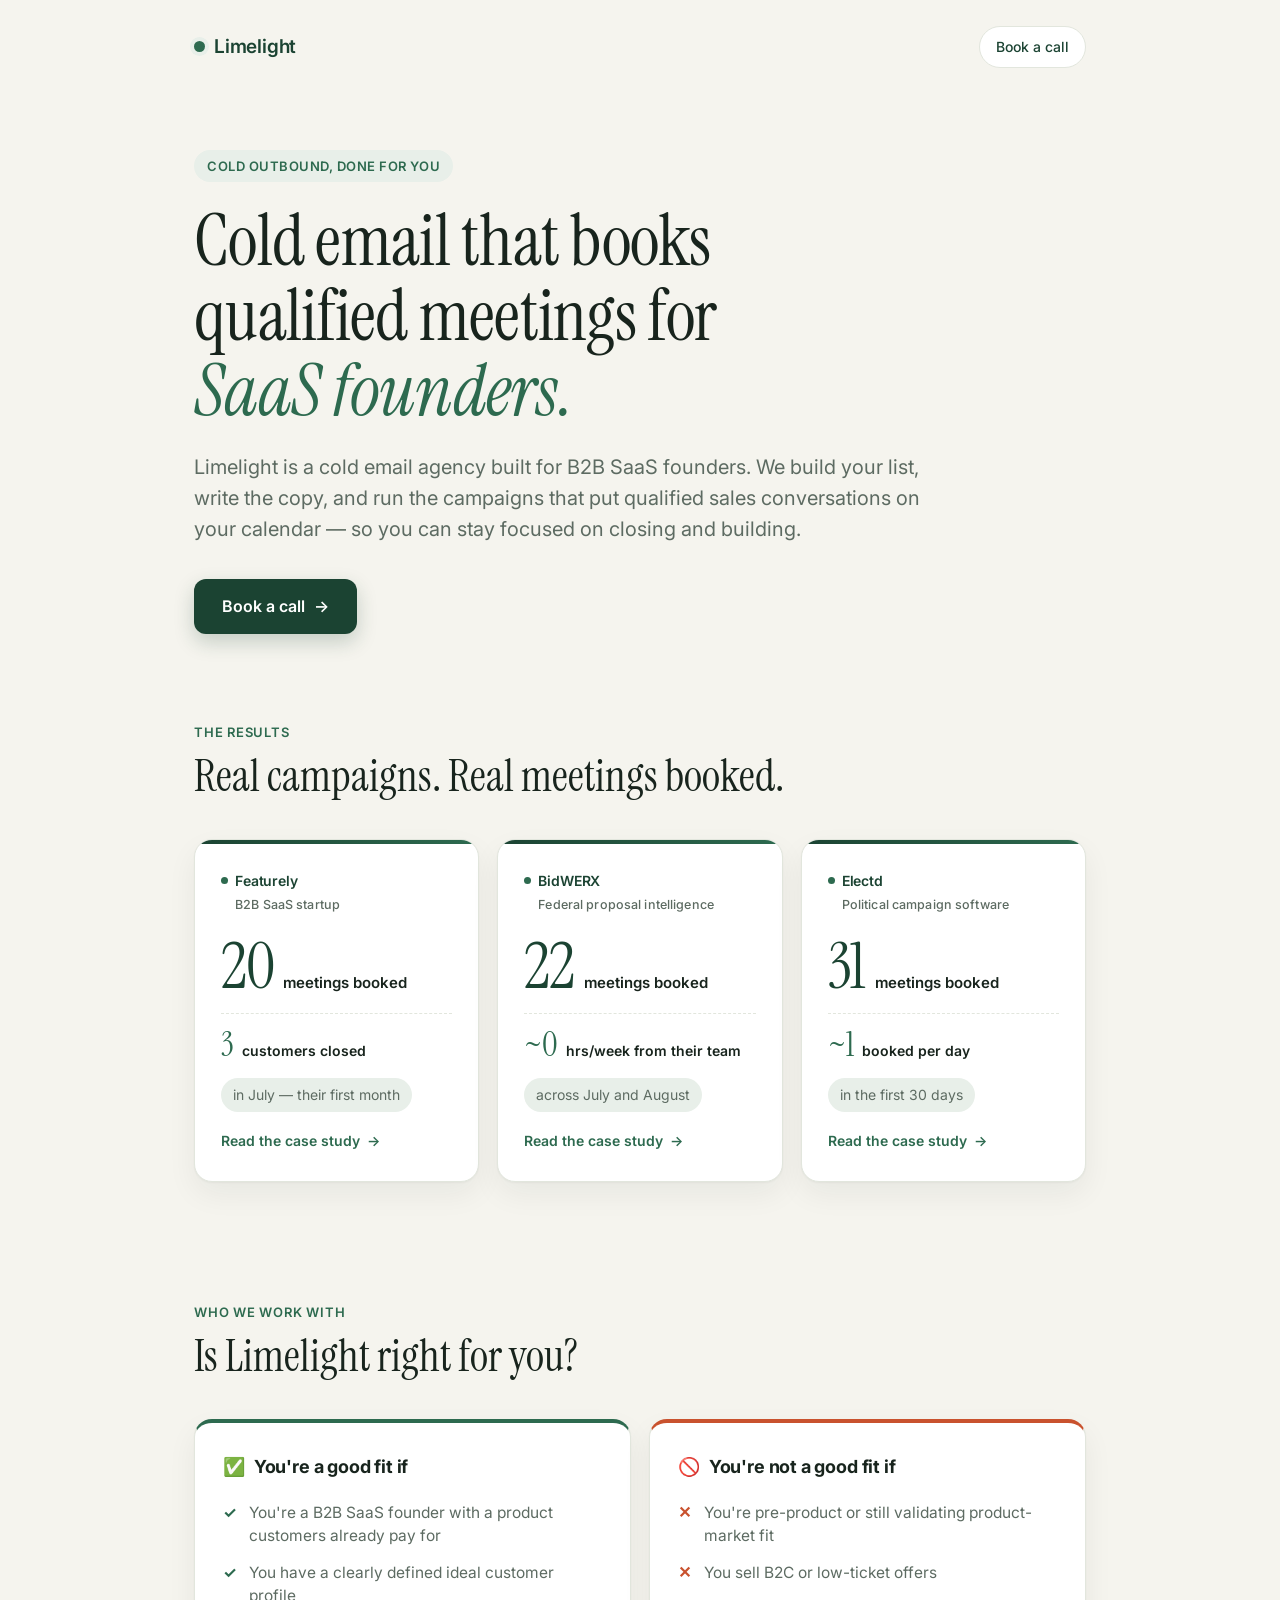
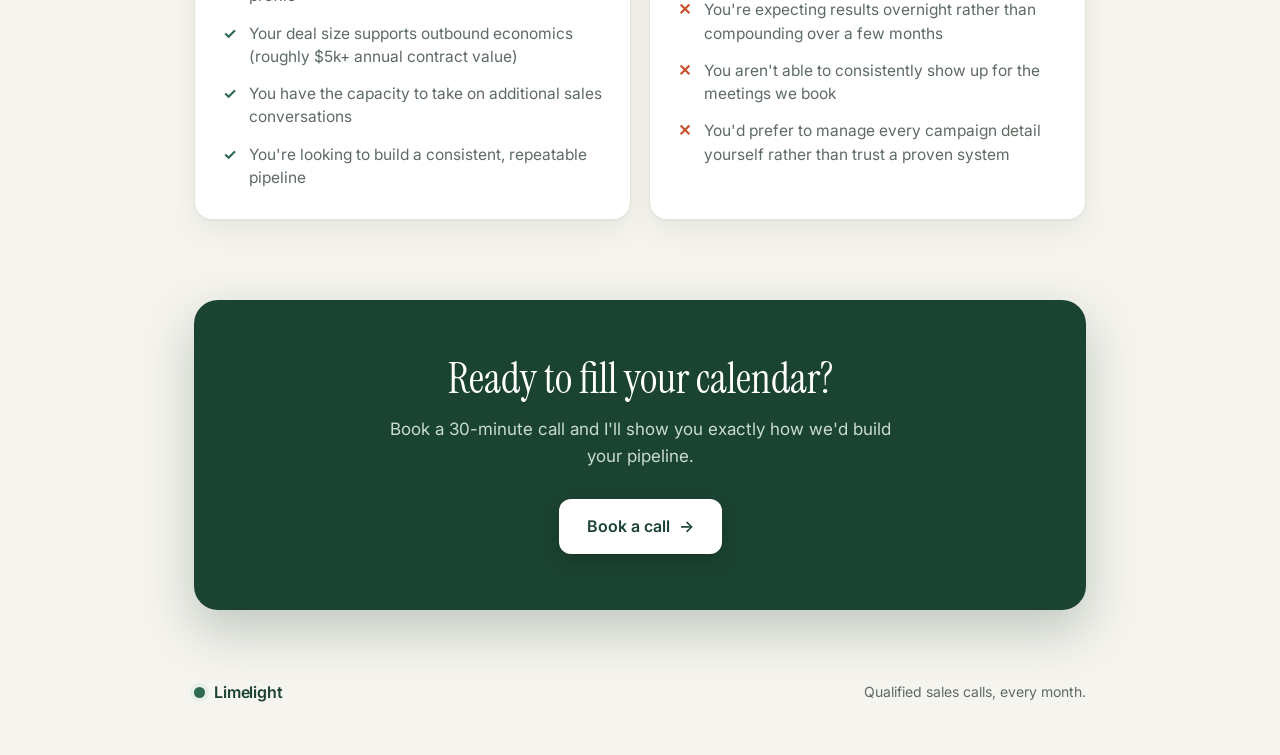
<file: index.html>
<!DOCTYPE html>
<html lang="en">
<head>
<meta charset="UTF-8" />
<meta name="viewport" content="width=device-width, initial-scale=1.0" />
<title>Limelight — Cold email for SaaS founders</title>
<meta name="description" content="Limelight is a cold email agency built for B2B SaaS founders. We build your list, write the copy, and run the campaigns that book qualified sales conversations on your calendar." />
<link rel="preconnect" href="https://fonts.googleapis.com" />
<link rel="preconnect" href="https://fonts.gstatic.com" crossorigin />
<link href="https://fonts.googleapis.com/css2?family=Instrument+Serif:ital@0;1&family=Inter:wght@400;500;600;700&display=swap" rel="stylesheet" />
<style>
  :root {
    --bg: #f5f4ee;
    --card: #ffffff;
    --ink: #18241d;
    --muted: #5d6b62;
    --forest: #1b4332;
    --forest-2: #2d6a4f;
    --forest-soft: #e8efe9;
    --border: #e2e6dd;
    --shadow: 0 1px 2px rgba(24,36,29,0.04), 0 12px 30px rgba(24,36,29,0.06);
  }
  * { box-sizing: border-box; margin: 0; padding: 0; }
  html { scroll-behavior: smooth; }
  body {
    font-family: 'Inter', -apple-system, BlinkMacSystemFont, 'Segoe UI', sans-serif;
    background: var(--bg);
    color: var(--ink);
    line-height: 1.55;
    -webkit-font-smoothing: antialiased;
  }
  .wrap { max-width: 940px; margin: 0 auto; padding: 0 24px; }

  /* Top bar */
  header {
    display: flex; align-items: center; justify-content: space-between;
    padding: 26px 0;
  }
  .brand {
    display: flex; align-items: center; gap: 9px;
    font-weight: 600; font-size: 19px; letter-spacing: -0.01em; color: var(--forest);
  }
  .brand .dot { width: 11px; height: 11px; border-radius: 50%; background: var(--forest-2); box-shadow: 0 0 0 4px var(--forest-soft); }
  .nav-cta {
    font-size: 14px; font-weight: 500; color: var(--forest);
    text-decoration: none; padding: 9px 16px; border: 1px solid var(--border);
    border-radius: 999px; background: #fff; transition: all .15s ease;
  }
  .nav-cta:hover { border-color: var(--forest-2); color: var(--forest-2); }

  /* Hero */
  .hero { padding: 56px 0 28px; }
  .eyebrow {
    display: inline-block; font-size: 13px; font-weight: 600; letter-spacing: .04em;
    text-transform: uppercase; color: var(--forest-2); background: var(--forest-soft);
    padding: 6px 13px; border-radius: 999px; margin-bottom: 22px;
  }
  h1 {
    font-family: 'Instrument Serif', Georgia, serif;
    font-weight: 400; font-size: clamp(40px, 7vw, 72px);
    line-height: 1.04; letter-spacing: -0.01em; color: var(--ink);
    max-width: 16ch;
  }
  h1 .accent { color: var(--forest-2); font-style: italic; }
  .lede {
    font-size: clamp(17px, 2.2vw, 20px); color: var(--muted);
    max-width: 56ch; margin-top: 24px;
  }
  .cta-row { display: flex; flex-wrap: wrap; gap: 14px; align-items: center; margin-top: 34px; }
  .btn {
    display: inline-flex; align-items: center; gap: 9px;
    background: var(--forest); color: #fff; text-decoration: none;
    font-weight: 600; font-size: 16px; padding: 15px 28px; border-radius: 12px;
    transition: transform .15s ease, background .15s ease;
    box-shadow: 0 8px 20px rgba(27,67,50,0.22);
  }
  .btn:hover { background: var(--forest-2); transform: translateY(-1px); }
  .btn .arrow { transition: transform .15s ease; }
  .btn:hover .arrow { transform: translateX(3px); }
  .guarantee-pill {
    font-size: 14px; color: var(--muted); display: flex; align-items: center; gap: 8px;
  }
  .guarantee-pill b { color: var(--forest); font-weight: 600; }

  /* Section heading */
  .section { padding: 60px 0; }
  .section-label {
    font-size: 13px; font-weight: 600; letter-spacing: .06em; text-transform: uppercase;
    color: var(--forest-2); margin-bottom: 10px;
  }
  .section-title {
    font-family: 'Instrument Serif', Georgia, serif; font-weight: 400;
    font-size: clamp(30px, 4.5vw, 44px); line-height: 1.1; color: var(--ink); margin-bottom: 38px;
  }

  /* Stat cards */
  .grid { display: grid; grid-template-columns: repeat(3, 1fr); gap: 18px; }
  .card {
    background: var(--card); border: 1px solid var(--border); border-radius: 18px;
    padding: 30px 26px; box-shadow: var(--shadow); display: flex; flex-direction: column;
    position: relative; overflow: hidden;
  }
  a.card {
    text-decoration: none; color: inherit;
    transition: transform .15s ease, box-shadow .15s ease, border-color .15s ease;
  }
  a.card:hover {
    transform: translateY(-3px); border-color: var(--forest-2);
    box-shadow: 0 1px 2px rgba(24,36,29,0.04), 0 18px 40px rgba(24,36,29,0.12);
  }
  .card .read-more {
    margin-top: auto; padding-top: 18px; font-size: 14px; font-weight: 600;
    color: var(--forest-2); display: flex; align-items: center; gap: 7px;
  }
  .card .read-more .arrow { transition: transform .15s ease; }
  a.card:hover .read-more .arrow { transform: translateX(3px); }
  .card::before {
    content: ""; position: absolute; top: 0; left: 0; width: 100%; height: 4px;
    background: linear-gradient(90deg, var(--forest), var(--forest-2));
  }
  .card .company {
    font-size: 14px; font-weight: 600; color: var(--forest); letter-spacing: -0.01em;
    margin-bottom: 4px; display: flex; align-items: center; gap: 7px;
  }
  .card .company::before { content: ""; width: 7px; height: 7px; border-radius: 50%; background: var(--forest-2); }
  .card .subtitle {
    font-size: 12.5px; font-weight: 500; color: var(--muted); letter-spacing: .01em;
    margin-bottom: 20px; padding-left: 14px;
  }
  .stat { display: flex; align-items: baseline; gap: 10px; }
  .stat .num {
    font-family: 'Instrument Serif', Georgia, serif; font-weight: 400;
    font-size: 64px; line-height: 1; color: var(--forest); letter-spacing: -0.02em;
  }
  .stat .unit { font-size: 15px; font-weight: 600; color: var(--ink); }
  .stat-sub { display: flex; align-items: baseline; gap: 8px; margin-top: 14px; padding-top: 14px; border-top: 1px dashed var(--border); }
  .stat-sub .num { font-family: 'Instrument Serif', Georgia, serif; font-size: 34px; color: var(--forest-2); line-height: 1; }
  .stat-sub .unit { font-size: 14px; font-weight: 600; color: var(--ink); }
  .card .time {
    margin-top: 16px; font-size: 14px; color: var(--muted);
    background: var(--forest-soft); align-self: flex-start; padding: 6px 12px; border-radius: 999px;
  }

  /* Fit section */
  .fit-grid { display: grid; grid-template-columns: repeat(2, 1fr); gap: 18px; }
  .fit-card {
    background: var(--card); border: 1px solid var(--border); border-radius: 18px;
    padding: 30px 28px; box-shadow: var(--shadow);
  }
  .fit-card--yes { border-top: 4px solid var(--forest-2); }
  .fit-card--no { border-top: 4px solid #c9522e; }
  .fit-head {
    display: flex; align-items: center; gap: 9px;
    font-size: 18px; font-weight: 700; color: var(--ink); letter-spacing: -0.01em;
    margin-bottom: 20px;
  }
  .fit-icon { font-size: 18px; }
  .fit-list { list-style: none; display: flex; flex-direction: column; gap: 14px; }
  .fit-list li {
    position: relative; padding-left: 26px; font-size: 15.5px; color: var(--muted); line-height: 1.5;
  }
  .fit-card--yes .fit-list li::before {
    content: "✓"; position: absolute; left: 0; top: 0; font-weight: 700; color: var(--forest-2);
  }
  .fit-card--no .fit-list li::before {
    content: "✕"; position: absolute; left: 0; top: 0; font-weight: 700; color: #c9522e;
  }

  /* Closing band */
  .closing {
    background: var(--forest); border-radius: 24px; padding: 56px 40px; text-align: center;
    color: #fff; margin: 20px 0 70px; box-shadow: 0 20px 50px rgba(27,67,50,0.25);
  }
  .closing h2 {
    font-family: 'Instrument Serif', Georgia, serif; font-weight: 400;
    font-size: clamp(28px, 4.5vw, 42px); line-height: 1.1; margin-bottom: 14px;
  }
  .closing p { color: #c9dcd1; font-size: 17px; max-width: 46ch; margin: 0 auto 30px; }
  .btn--light { background: #fff; color: var(--forest); box-shadow: 0 8px 20px rgba(0,0,0,0.18); }
  .btn--light:hover { background: #eef4ef; }

  footer {
    padding: 0 0 50px; display: flex; align-items: center; justify-content: space-between;
    color: var(--muted); font-size: 14px; flex-wrap: wrap; gap: 12px;
  }
  footer .brand { font-size: 16px; }

  @media (max-width: 760px) {
    .grid { grid-template-columns: 1fr; }
    .fit-grid { grid-template-columns: 1fr; }
    .hero { padding: 40px 0 18px; }
    .section { padding: 44px 0; }
    .closing { padding: 44px 24px; }
  }
</style>
</head>
<body>
  <div class="wrap">

    <header>
      <div class="brand"><span class="dot"></span> Limelight</div>
      <a class="nav-cta" href="https://cal.com/jai-mareddy/30min" target="_blank" rel="noopener">Book a call</a>
    </header>

    <section class="hero">
      <span class="eyebrow">Cold outbound, done for you</span>
      <h1>Cold email that books qualified meetings for <span class="accent">SaaS founders.</span></h1>
      <p class="lede">Limelight is a cold email agency built for B2B SaaS founders. We build your list, write the copy, and run the campaigns that put qualified sales conversations on your calendar — so you can stay focused on closing and building.</p>
      <div class="cta-row">
        <a class="btn" href="https://cal.com/jai-mareddy/30min" target="_blank" rel="noopener">Book a call <span class="arrow">→</span></a>
      </div>
    </section>

    <section class="section" id="results">
      <div class="section-label">The results</div>
      <h2 class="section-title">Real campaigns. Real meetings booked.</h2>

      <div class="grid">

        <a class="card" href="/featurely">
          <div class="company">Featurely</div>
          <div class="subtitle">B2B SaaS startup</div>
          <div class="stat"><span class="num">20</span><span class="unit">meetings booked</span></div>
          <div class="stat-sub"><span class="num">3</span><span class="unit">customers closed</span></div>
          <span class="time">in July — their first month</span>
          <span class="read-more">Read the case study <span class="arrow">→</span></span>
        </a>

        <a class="card" href="/bidwerx">
          <div class="company">BidWERX</div>
          <div class="subtitle">Federal proposal intelligence</div>
          <div class="stat"><span class="num">22</span><span class="unit">meetings booked</span></div>
          <div class="stat-sub"><span class="num">~0</span><span class="unit">hrs/week from their team</span></div>
          <span class="time">across July and August</span>
          <span class="read-more">Read the case study <span class="arrow">→</span></span>
        </a>

        <a class="card" href="/electd">
          <div class="company">Electd</div>
          <div class="subtitle">Political campaign software</div>
          <div class="stat"><span class="num">31</span><span class="unit">meetings booked</span></div>
          <div class="stat-sub"><span class="num">~1</span><span class="unit">booked per day</span></div>
          <span class="time">in the first 30 days</span>
          <span class="read-more">Read the case study <span class="arrow">→</span></span>
        </a>

      </div>
    </section>

    <section class="section" id="fit">
      <div class="section-label">Who we work with</div>
      <h2 class="section-title">Is Limelight right for you?</h2>

      <div class="fit-grid">
        <div class="fit-card fit-card--yes">
          <div class="fit-head"><span class="fit-icon">✅</span> You're a good fit if</div>
          <ul class="fit-list">
            <li>You're a B2B SaaS founder with a product customers already pay for</li>
            <li>You have a clearly defined ideal customer profile</li>
            <li>Your deal size supports outbound economics (roughly $5k+ annual contract value)</li>
            <li>You have the capacity to take on additional sales conversations</li>
            <li>You're looking to build a consistent, repeatable pipeline</li>
          </ul>
        </div>

        <div class="fit-card fit-card--no">
          <div class="fit-head"><span class="fit-icon">🚫</span> You're not a good fit if</div>
          <ul class="fit-list">
            <li>You're pre-product or still validating product-market fit</li>
            <li>You sell B2C or low-ticket offers</li>
            <li>You're expecting results overnight rather than compounding over a few months</li>
            <li>You aren't able to consistently show up for the meetings we book</li>
            <li>You'd prefer to manage every campaign detail yourself rather than trust a proven system</li>
          </ul>
        </div>
      </div>
    </section>

    <section class="closing">
      <h2>Ready to fill your calendar?</h2>
      <p>Book a 30-minute call and I'll show you exactly how we'd build your pipeline.</p>
      <a class="btn btn--light" href="https://cal.com/jai-mareddy/30min" target="_blank" rel="noopener">Book a call <span class="arrow">→</span></a>
    </section>

    <footer>
      <div class="brand"><span class="dot"></span> Limelight</div>
      <span>Qualified sales calls, every month.</span>
    </footer>

  </div>
</body>
</html>
</file>
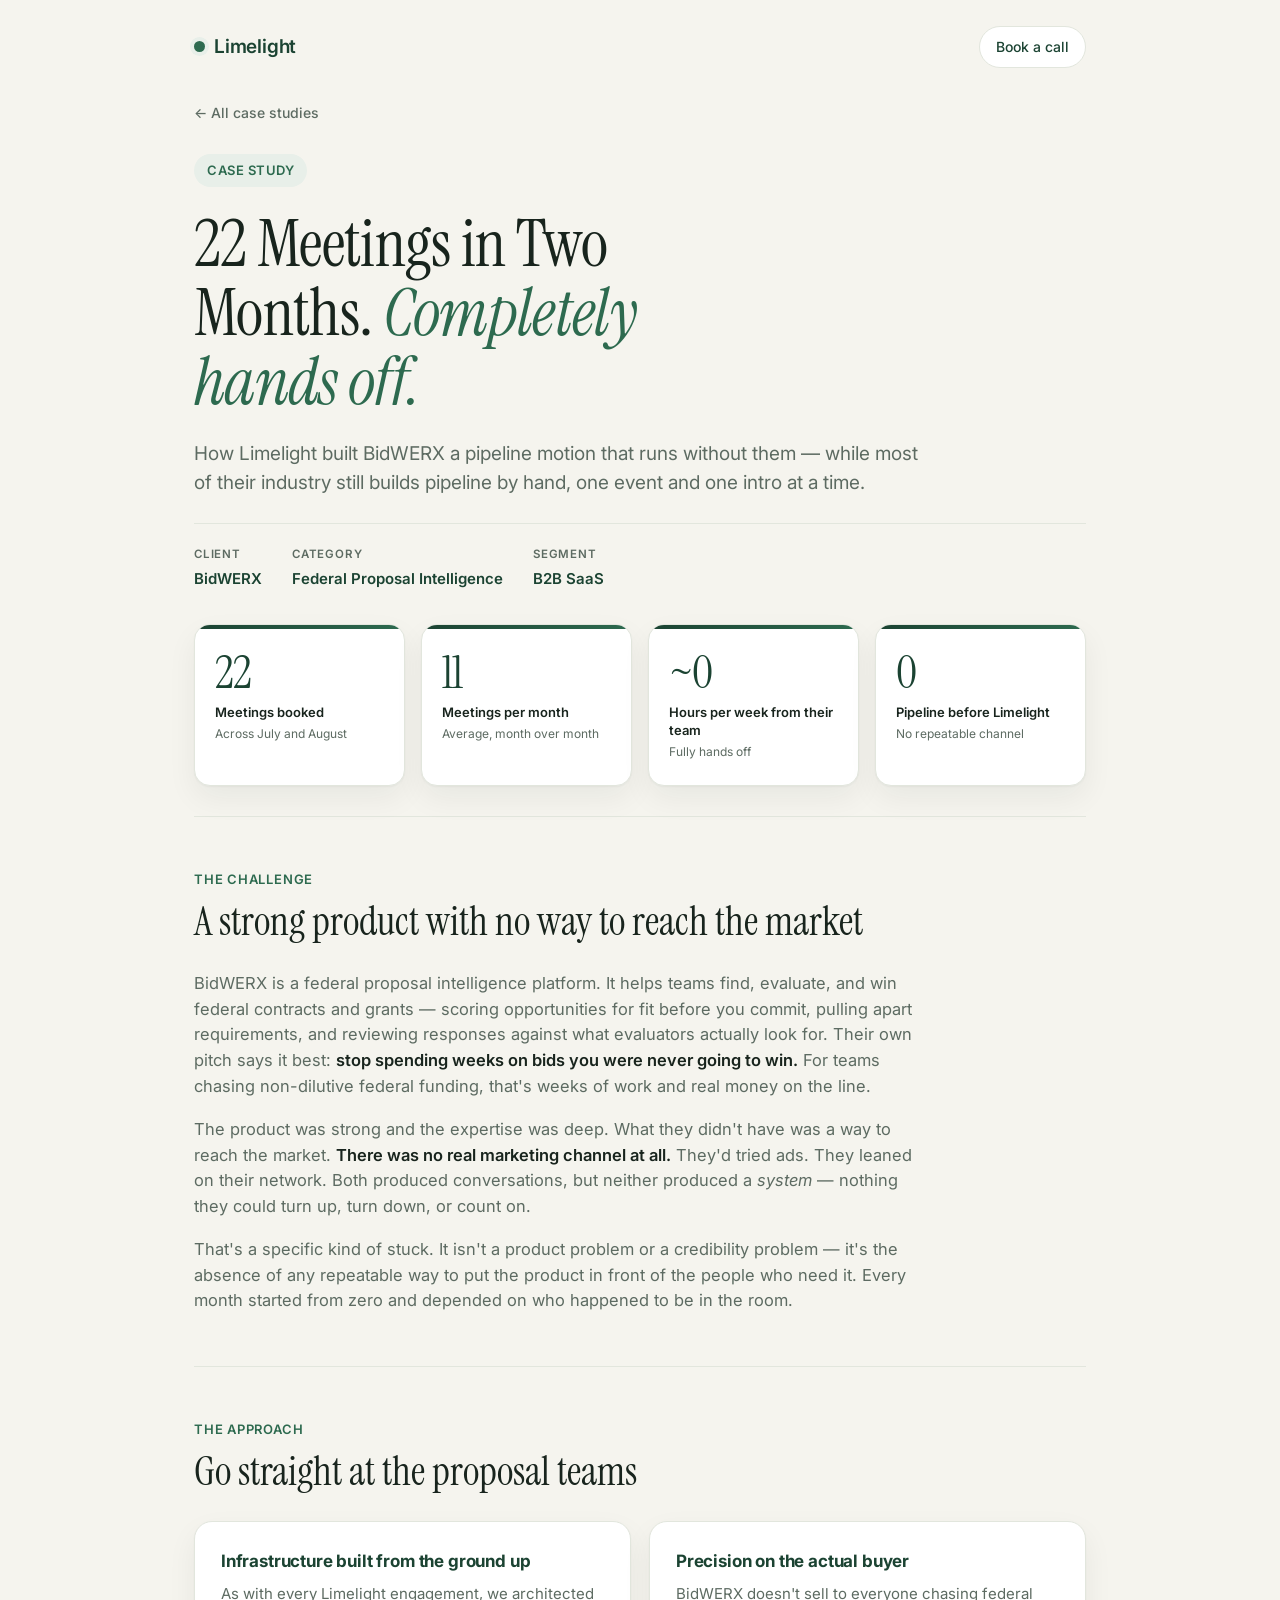
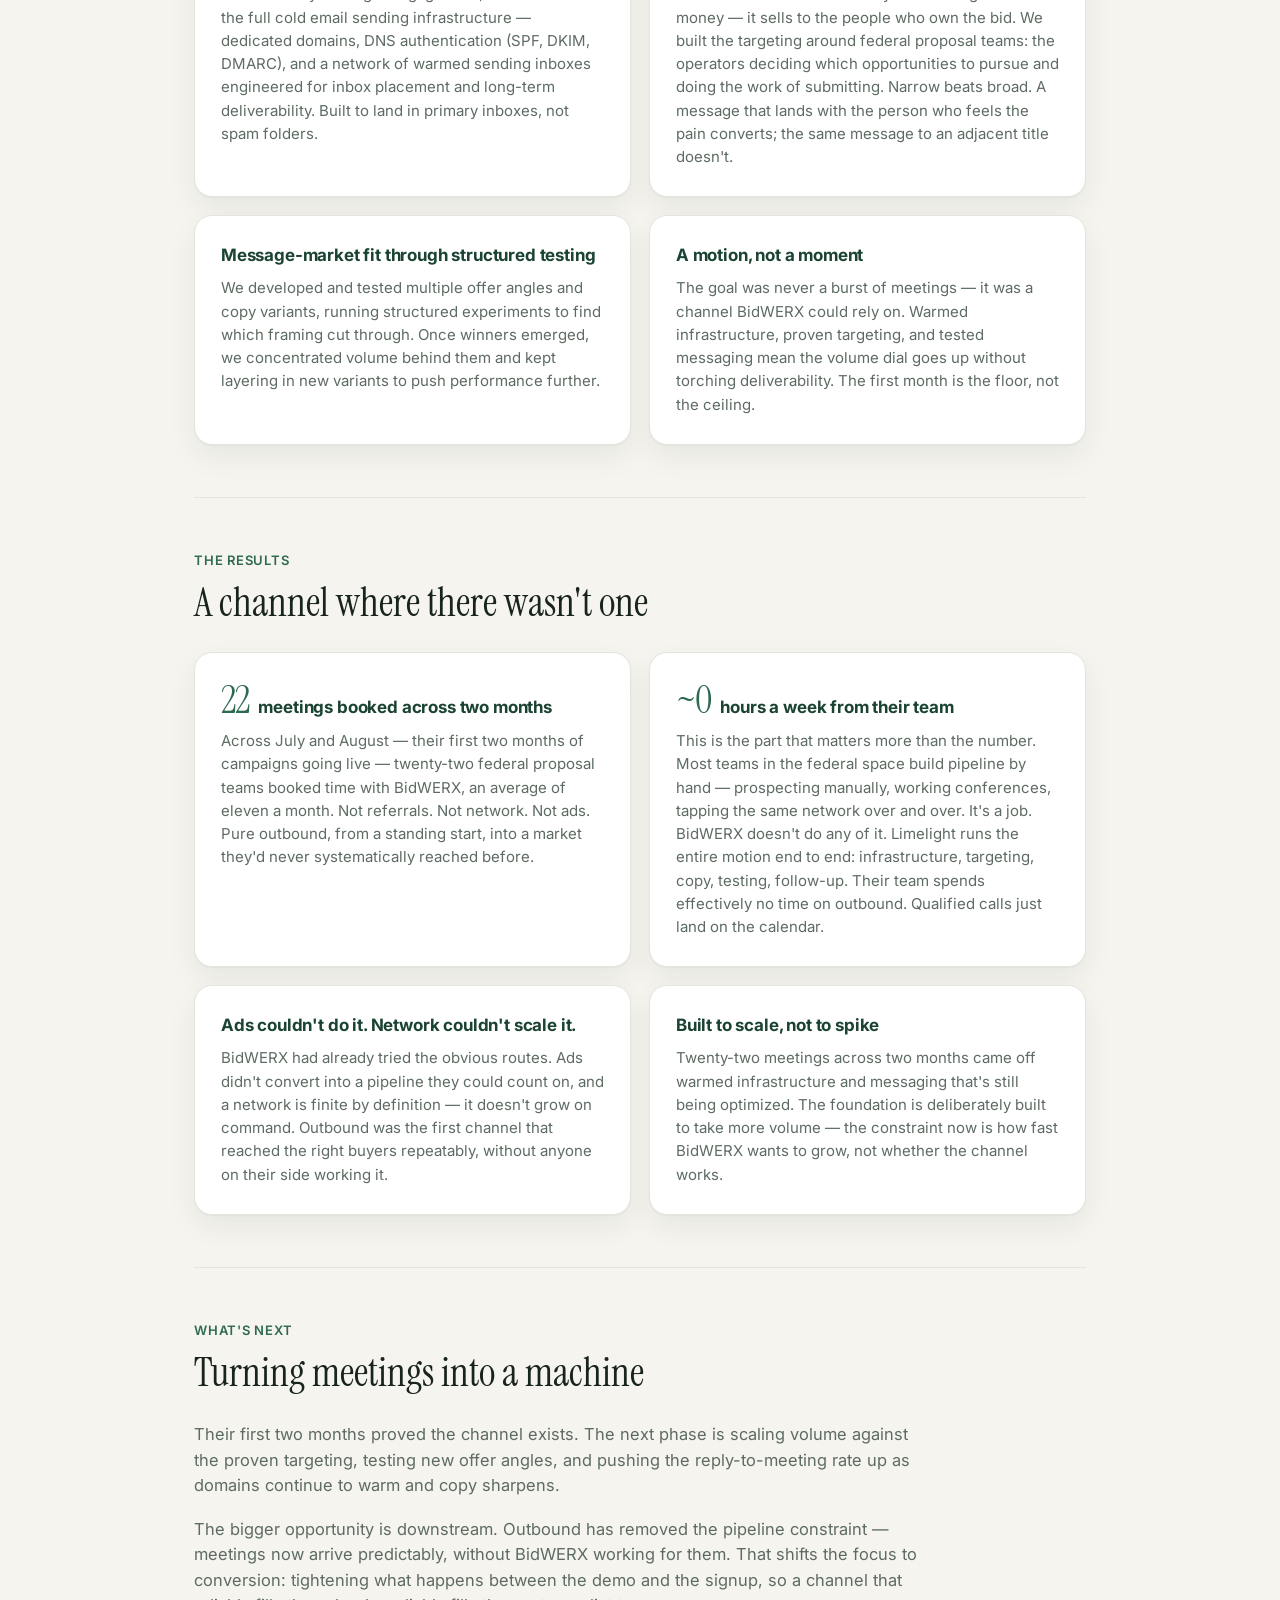
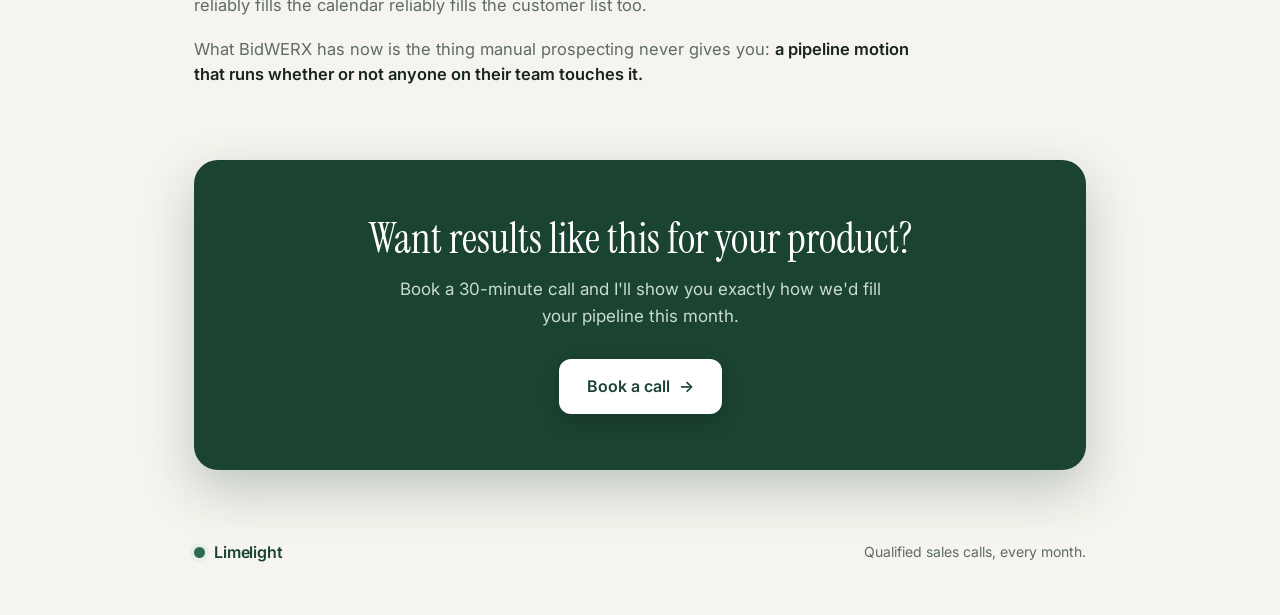
<file: bidwerx/index.html>
<!DOCTYPE html>
<html lang="en">
<head>
<meta charset="UTF-8" />
<meta name="viewport" content="width=device-width, initial-scale=1.0" />
<title>BidWERX Case Study — Limelight</title>
<meta name="description" content="How Limelight built BidWERX a completely hands-off outbound motion — 22 meetings across two months, with effectively zero time from their team." />
<meta property="og:title" content="BidWERX Case Study — Limelight" />
<meta property="og:description" content="22 meetings in two months — and BidWERX's team spends effectively no time on outbound. They just take the calls." />
<meta property="og:type" content="article" />
<link rel="preconnect" href="https://fonts.googleapis.com" />
<link rel="preconnect" href="https://fonts.gstatic.com" crossorigin />
<link href="https://fonts.googleapis.com/css2?family=Instrument+Serif:ital@0;1&family=Inter:wght@400;500;600;700&display=swap" rel="stylesheet" />
<link rel="stylesheet" href="/case-study.css?v=2" />
</head>
<body>
  <div class="wrap">

    <header>
      <a class="brand" href="/"><span class="dot"></span> Limelight</a>
      <a class="nav-cta" href="https://cal.com/jai-mareddy/30min" target="_blank" rel="noopener">Book a call</a>
    </header>

    <a class="back" href="/">← All case studies</a>

    <section class="cs-hero">
      <span class="eyebrow">Case Study</span>
      <h1>22 Meetings in Two Months. <span class="accent">Completely hands off.</span></h1>
      <p class="lede">How Limelight built BidWERX a pipeline motion that runs without them — while most of their industry still builds pipeline by hand, one event and one intro at a time.</p>

      <div class="client-meta">
        <div>
          <div class="label">Client</div>
          <div class="value">BidWERX</div>
        </div>
        <div>
          <div class="label">Category</div>
          <div class="value">Federal Proposal Intelligence</div>
        </div>
        <div>
          <div class="label">Segment</div>
          <div class="value">B2B SaaS</div>
        </div>
      </div>

      <div class="stat-strip">
        <div class="stat-box">
          <span class="num">22</span>
          <div class="label">Meetings booked</div>
          <div class="sub">Across July and August</div>
        </div>
        <div class="stat-box">
          <span class="num">11</span>
          <div class="label">Meetings per month</div>
          <div class="sub">Average, month over month</div>
        </div>
        <div class="stat-box">
          <span class="num">~0</span>
          <div class="label">Hours per week from their team</div>
          <div class="sub">Fully hands off</div>
        </div>
        <div class="stat-box">
          <span class="num">0</span>
          <div class="label">Pipeline before Limelight</div>
          <div class="sub">No repeatable channel</div>
        </div>
      </div>
    </section>

    <section class="section">
      <div class="section-label">The challenge</div>
      <h2 class="section-title">A strong product with no way to reach the market</h2>
      <div class="prose">
        <p>BidWERX is a federal proposal intelligence platform. It helps teams find, evaluate, and win federal contracts and grants — scoring opportunities for fit before you commit, pulling apart requirements, and reviewing responses against what evaluators actually look for. Their own pitch says it best: <strong>stop spending weeks on bids you were never going to win.</strong> For teams chasing non-dilutive federal funding, that's weeks of work and real money on the line.</p>
        <p>The product was strong and the expertise was deep. What they didn't have was a way to reach the market. <strong>There was no real marketing channel at all.</strong> They'd tried ads. They leaned on their network. Both produced conversations, but neither produced a <em>system</em> — nothing they could turn up, turn down, or count on.</p>
        <p>That's a specific kind of stuck. It isn't a product problem or a credibility problem — it's the absence of any repeatable way to put the product in front of the people who need it. Every month started from zero and depended on who happened to be in the room.</p>
      </div>
    </section>

    <section class="section">
      <div class="section-label">The approach</div>
      <h2 class="section-title">Go straight at the proposal teams</h2>
      <div class="blocks">

        <div class="block">
          <h3>Infrastructure built from the ground up</h3>
          <p>As with every Limelight engagement, we architected the full cold email sending infrastructure — dedicated domains, DNS authentication (SPF, DKIM, DMARC), and a network of warmed sending inboxes engineered for inbox placement and long-term deliverability. Built to land in primary inboxes, not spam folders.</p>
        </div>

        <div class="block">
          <h3>Precision on the actual buyer</h3>
          <p>BidWERX doesn't sell to everyone chasing federal money — it sells to the people who own the bid. We built the targeting around federal proposal teams: the operators deciding which opportunities to pursue and doing the work of submitting. Narrow beats broad. A message that lands with the person who feels the pain converts; the same message to an adjacent title doesn't.</p>
        </div>

        <div class="block">
          <h3>Message-market fit through structured testing</h3>
          <p>We developed and tested multiple offer angles and copy variants, running structured experiments to find which framing cut through. Once winners emerged, we concentrated volume behind them and kept layering in new variants to push performance further.</p>
        </div>

        <div class="block">
          <h3>A motion, not a moment</h3>
          <p>The goal was never a burst of meetings — it was a channel BidWERX could rely on. Warmed infrastructure, proven targeting, and tested messaging mean the volume dial goes up without torching deliverability. The first month is the floor, not the ceiling.</p>
        </div>

      </div>
    </section>

    <section class="section">
      <div class="section-label">The results</div>
      <h2 class="section-title">A channel where there wasn't one</h2>
      <div class="blocks">

        <div class="block block--result">
          <h3><span class="rnum">22</span> meetings booked across two months</h3>
          <p>Across July and August — their first two months of campaigns going live — twenty-two federal proposal teams booked time with BidWERX, an average of eleven a month. Not referrals. Not network. Not ads. Pure outbound, from a standing start, into a market they'd never systematically reached before.</p>
        </div>

        <div class="block block--result">
          <h3><span class="rnum">~0</span> hours a week from their team</h3>
          <p>This is the part that matters more than the number. Most teams in the federal space build pipeline by hand — prospecting manually, working conferences, tapping the same network over and over. It's a job. BidWERX doesn't do any of it. Limelight runs the entire motion end to end: infrastructure, targeting, copy, testing, follow-up. Their team spends effectively no time on outbound. Qualified calls just land on the calendar.</p>
        </div>

        <div class="block block--result">
          <h3>Ads couldn't do it. Network couldn't scale it.</h3>
          <p>BidWERX had already tried the obvious routes. Ads didn't convert into a pipeline they could count on, and a network is finite by definition — it doesn't grow on command. Outbound was the first channel that reached the right buyers repeatably, without anyone on their side working it.</p>
        </div>

        <div class="block block--result">
          <h3>Built to scale, not to spike</h3>
          <p>Twenty-two meetings across two months came off warmed infrastructure and messaging that's still being optimized. The foundation is deliberately built to take more volume — the constraint now is how fast BidWERX wants to grow, not whether the channel works.</p>
        </div>

      </div>
    </section>

    <section class="section">
      <div class="section-label">What's next</div>
      <h2 class="section-title">Turning meetings into a machine</h2>
      <div class="prose">
        <p>Their first two months proved the channel exists. The next phase is scaling volume against the proven targeting, testing new offer angles, and pushing the reply-to-meeting rate up as domains continue to warm and copy sharpens.</p>
        <p>The bigger opportunity is downstream. Outbound has removed the pipeline constraint — meetings now arrive predictably, without BidWERX working for them. That shifts the focus to conversion: tightening what happens between the demo and the signup, so a channel that reliably fills the calendar reliably fills the customer list too.</p>
        <p>What BidWERX has now is the thing manual prospecting never gives you: <strong>a pipeline motion that runs whether or not anyone on their team touches it.</strong></p>
      </div>
    </section>

    <section class="closing">
      <h2>Want results like this for your product?</h2>
      <p>Book a 30-minute call and I'll show you exactly how we'd fill your pipeline this month.</p>
      <a class="btn btn--light" href="https://cal.com/jai-mareddy/30min" target="_blank" rel="noopener">Book a call <span class="arrow">→</span></a>
    </section>

    <footer>
      <a class="brand" href="/"><span class="dot"></span> Limelight</a>
      <span>Qualified sales calls, every month.</span>
    </footer>

  </div>
</body>
</html>
</file>
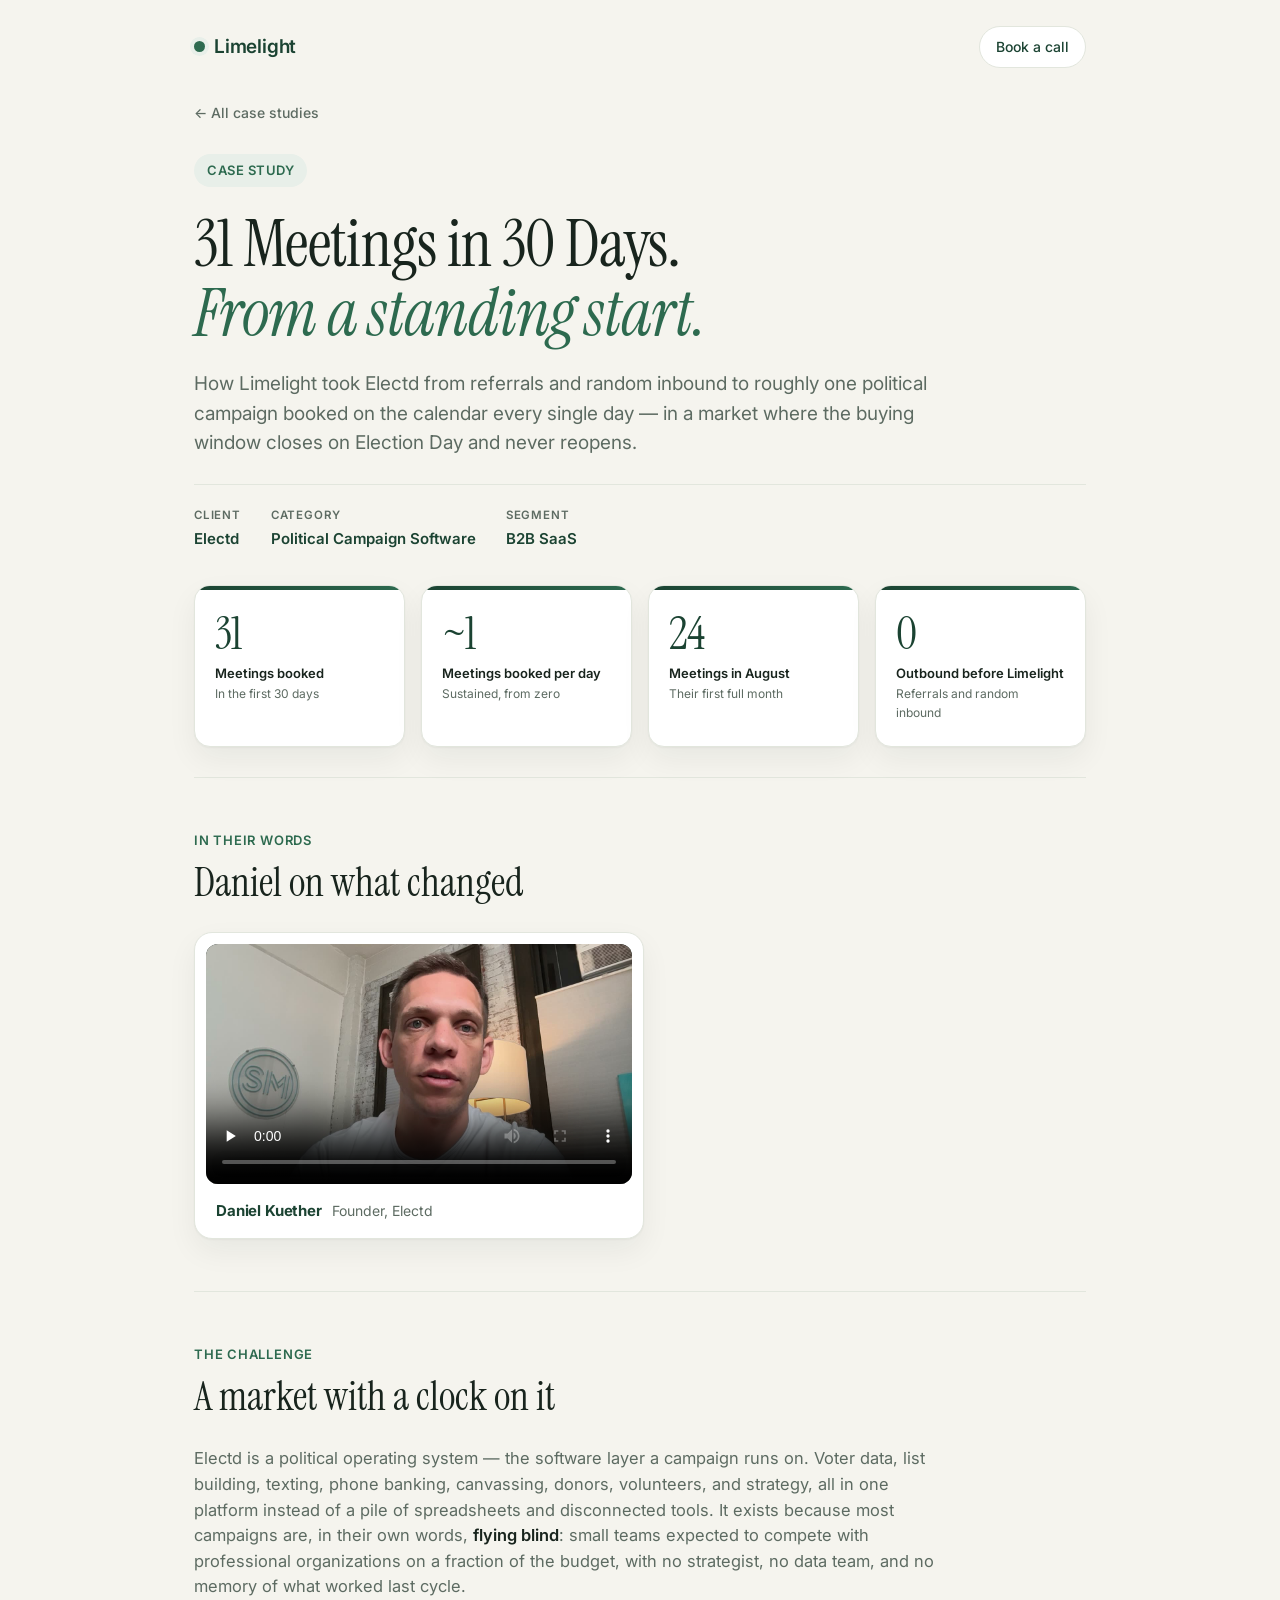
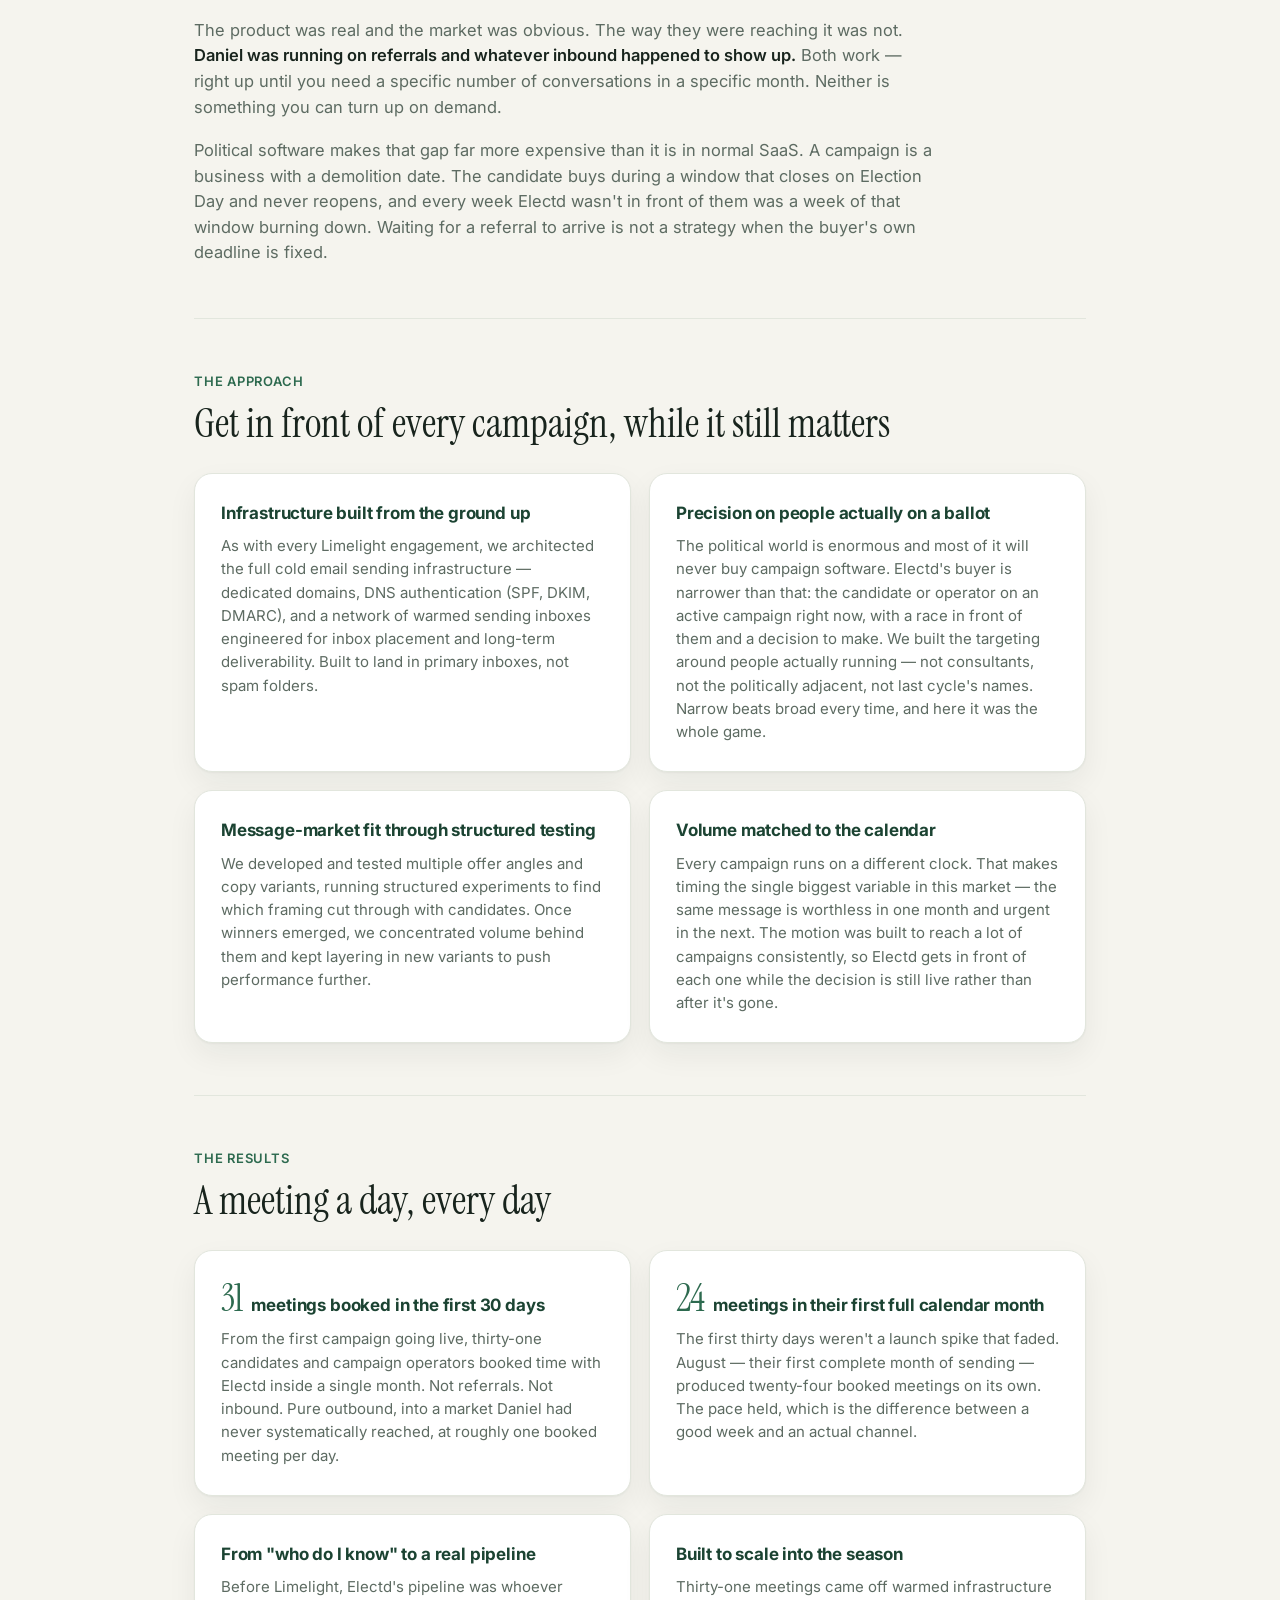
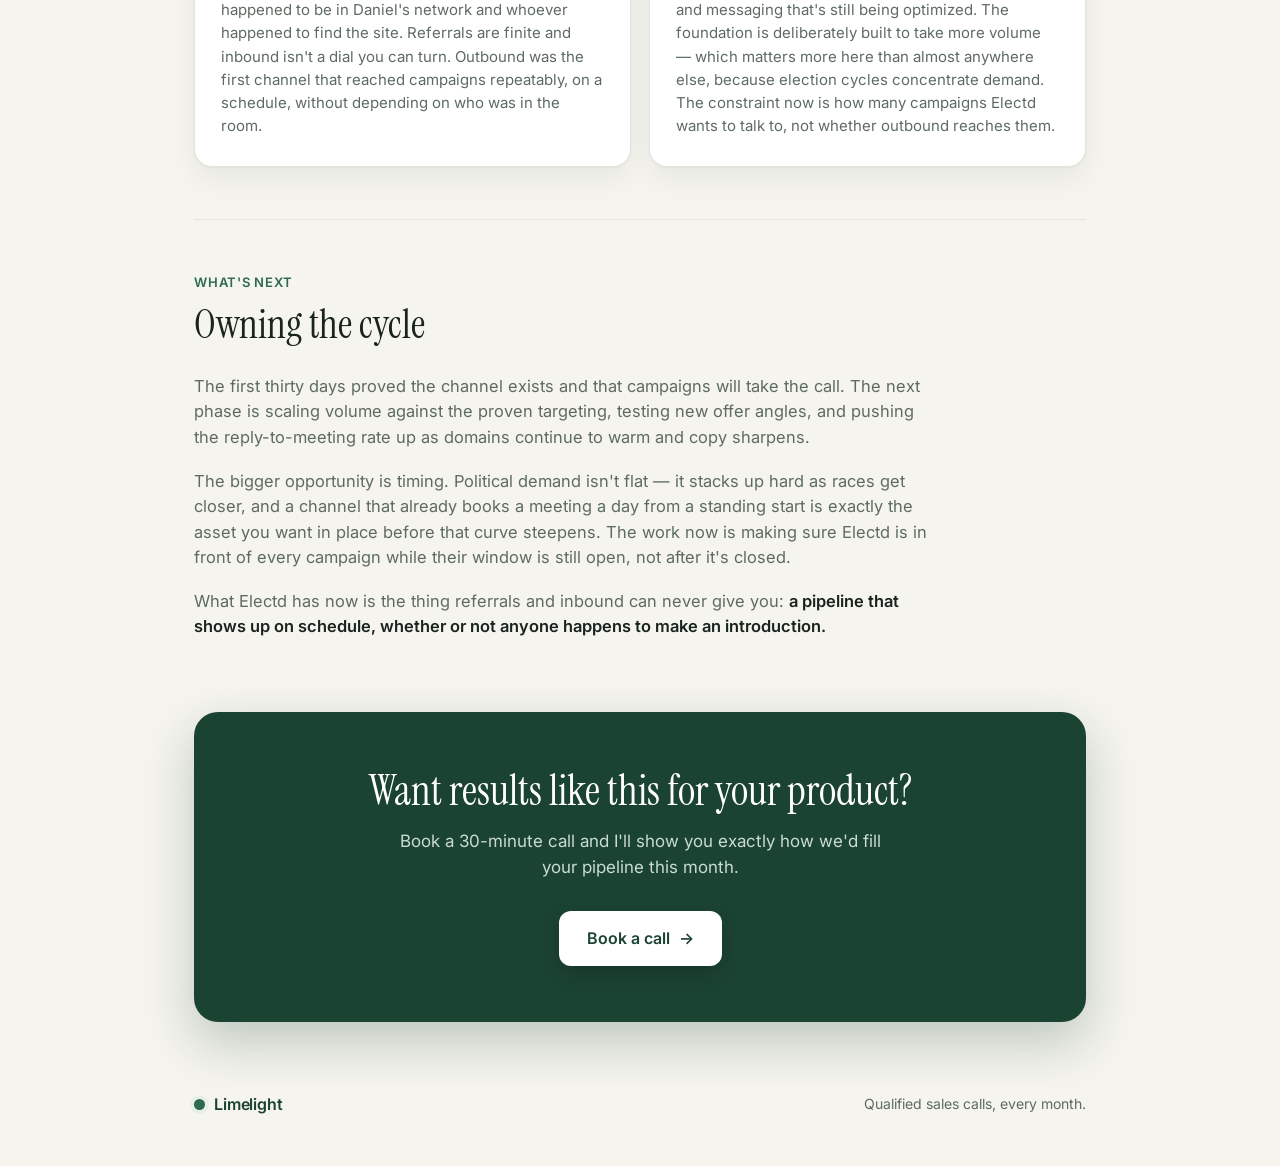
<file: electd/index.html>
<!DOCTYPE html>
<html lang="en">
<head>
<meta charset="UTF-8" />
<meta name="viewport" content="width=device-width, initial-scale=1.0" />
<title>Electd Case Study — Limelight</title>
<meta name="description" content="How Limelight took Electd from referrals and random inbound to 31 booked meetings in their first 30 days — roughly one campaign on the calendar every single day." />
<meta property="og:title" content="Electd Case Study — Limelight" />
<meta property="og:description" content="31 meetings in the first 30 days. Roughly one political campaign booked every day, from a standing start." />
<meta property="og:type" content="article" />
<link rel="preconnect" href="https://fonts.googleapis.com" />
<link rel="preconnect" href="https://fonts.gstatic.com" crossorigin />
<link href="https://fonts.googleapis.com/css2?family=Instrument+Serif:ital@0;1&family=Inter:wght@400;500;600;700&display=swap" rel="stylesheet" />
<link rel="stylesheet" href="/case-study.css?v=2" />
</head>
<body>
  <div class="wrap">

    <header>
      <a class="brand" href="/"><span class="dot"></span> Limelight</a>
      <a class="nav-cta" href="https://cal.com/jai-mareddy/30min" target="_blank" rel="noopener">Book a call</a>
    </header>

    <a class="back" href="/">← All case studies</a>

    <section class="cs-hero">
      <span class="eyebrow">Case Study</span>
      <h1>31 Meetings in 30 Days. <span class="accent">From a standing start.</span></h1>
      <p class="lede">How Limelight took Electd from referrals and random inbound to roughly one political campaign booked on the calendar every single day — in a market where the buying window closes on Election Day and never reopens.</p>

      <div class="client-meta">
        <div>
          <div class="label">Client</div>
          <div class="value">Electd</div>
        </div>
        <div>
          <div class="label">Category</div>
          <div class="value">Political Campaign Software</div>
        </div>
        <div>
          <div class="label">Segment</div>
          <div class="value">B2B SaaS</div>
        </div>
      </div>

      <div class="stat-strip">
        <div class="stat-box">
          <span class="num">31</span>
          <div class="label">Meetings booked</div>
          <div class="sub">In the first 30 days</div>
        </div>
        <div class="stat-box">
          <span class="num">~1</span>
          <div class="label">Meetings booked per day</div>
          <div class="sub">Sustained, from zero</div>
        </div>
        <div class="stat-box">
          <span class="num">24</span>
          <div class="label">Meetings in August</div>
          <div class="sub">Their first full month</div>
        </div>
        <div class="stat-box">
          <span class="num">0</span>
          <div class="label">Outbound before Limelight</div>
          <div class="sub">Referrals and random inbound</div>
        </div>
      </div>
    </section>

    <section class="section">
      <div class="section-label">In their words</div>
      <h2 class="section-title">Daniel on what changed</h2>
      <figure class="testimonial">
        <video controls preload="none" playsinline width="1280" height="720" style="width:100%;height:auto" poster="/assets/daniel-testimonial-poster.jpg">
          <source src="/assets/daniel-testimonial.mp4" type="video/mp4" />
          Your browser can't play this video. <a href="/assets/daniel-testimonial.mp4">Download the clip</a> instead.
        </video>
        <figcaption>
          <span class="t-name">Daniel Kuether</span>
          <span class="t-role">Founder, Electd</span>
        </figcaption>
      </figure>
    </section>

    <section class="section">
      <div class="section-label">The challenge</div>
      <h2 class="section-title">A market with a clock on it</h2>
      <div class="prose">
        <p>Electd is a political operating system — the software layer a campaign runs on. Voter data, list building, texting, phone banking, canvassing, donors, volunteers, and strategy, all in one platform instead of a pile of spreadsheets and disconnected tools. It exists because most campaigns are, in their own words, <strong>flying blind</strong>: small teams expected to compete with professional organizations on a fraction of the budget, with no strategist, no data team, and no memory of what worked last cycle.</p>
        <p>The product was real and the market was obvious. The way they were reaching it was not. <strong>Daniel was running on referrals and whatever inbound happened to show up.</strong> Both work — right up until you need a specific number of conversations in a specific month. Neither is something you can turn up on demand.</p>
        <p>Political software makes that gap far more expensive than it is in normal SaaS. A campaign is a business with a demolition date. The candidate buys during a window that closes on Election Day and never reopens, and every week Electd wasn't in front of them was a week of that window burning down. Waiting for a referral to arrive is not a strategy when the buyer's own deadline is fixed.</p>
      </div>
    </section>

    <section class="section">
      <div class="section-label">The approach</div>
      <h2 class="section-title">Get in front of every campaign, while it still matters</h2>
      <div class="blocks">

        <div class="block">
          <h3>Infrastructure built from the ground up</h3>
          <p>As with every Limelight engagement, we architected the full cold email sending infrastructure — dedicated domains, DNS authentication (SPF, DKIM, DMARC), and a network of warmed sending inboxes engineered for inbox placement and long-term deliverability. Built to land in primary inboxes, not spam folders.</p>
        </div>

        <div class="block">
          <h3>Precision on people actually on a ballot</h3>
          <p>The political world is enormous and most of it will never buy campaign software. Electd's buyer is narrower than that: the candidate or operator on an active campaign right now, with a race in front of them and a decision to make. We built the targeting around people actually running — not consultants, not the politically adjacent, not last cycle's names. Narrow beats broad every time, and here it was the whole game.</p>
        </div>

        <div class="block">
          <h3>Message-market fit through structured testing</h3>
          <p>We developed and tested multiple offer angles and copy variants, running structured experiments to find which framing cut through with candidates. Once winners emerged, we concentrated volume behind them and kept layering in new variants to push performance further.</p>
        </div>

        <div class="block">
          <h3>Volume matched to the calendar</h3>
          <p>Every campaign runs on a different clock. That makes timing the single biggest variable in this market — the same message is worthless in one month and urgent in the next. The motion was built to reach a lot of campaigns consistently, so Electd gets in front of each one while the decision is still live rather than after it's gone.</p>
        </div>

      </div>
    </section>

    <section class="section">
      <div class="section-label">The results</div>
      <h2 class="section-title">A meeting a day, every day</h2>
      <div class="blocks">

        <div class="block block--result">
          <h3><span class="rnum">31</span> meetings booked in the first 30 days</h3>
          <p>From the first campaign going live, thirty-one candidates and campaign operators booked time with Electd inside a single month. Not referrals. Not inbound. Pure outbound, into a market Daniel had never systematically reached, at roughly one booked meeting per day.</p>
        </div>

        <div class="block block--result">
          <h3><span class="rnum">24</span> meetings in their first full calendar month</h3>
          <p>The first thirty days weren't a launch spike that faded. August — their first complete month of sending — produced twenty-four booked meetings on its own. The pace held, which is the difference between a good week and an actual channel.</p>
        </div>

        <div class="block block--result">
          <h3>From "who do I know" to a real pipeline</h3>
          <p>Before Limelight, Electd's pipeline was whoever happened to be in Daniel's network and whoever happened to find the site. Referrals are finite and inbound isn't a dial you can turn. Outbound was the first channel that reached campaigns repeatably, on a schedule, without depending on who was in the room.</p>
        </div>

        <div class="block block--result">
          <h3>Built to scale into the season</h3>
          <p>Thirty-one meetings came off warmed infrastructure and messaging that's still being optimized. The foundation is deliberately built to take more volume — which matters more here than almost anywhere else, because election cycles concentrate demand. The constraint now is how many campaigns Electd wants to talk to, not whether outbound reaches them.</p>
        </div>

      </div>
    </section>

    <section class="section">
      <div class="section-label">What's next</div>
      <h2 class="section-title">Owning the cycle</h2>
      <div class="prose">
        <p>The first thirty days proved the channel exists and that campaigns will take the call. The next phase is scaling volume against the proven targeting, testing new offer angles, and pushing the reply-to-meeting rate up as domains continue to warm and copy sharpens.</p>
        <p>The bigger opportunity is timing. Political demand isn't flat — it stacks up hard as races get closer, and a channel that already books a meeting a day from a standing start is exactly the asset you want in place before that curve steepens. The work now is making sure Electd is in front of every campaign while their window is still open, not after it's closed.</p>
        <p>What Electd has now is the thing referrals and inbound can never give you: <strong>a pipeline that shows up on schedule, whether or not anyone happens to make an introduction.</strong></p>
      </div>
    </section>

    <section class="closing">
      <h2>Want results like this for your product?</h2>
      <p>Book a 30-minute call and I'll show you exactly how we'd fill your pipeline this month.</p>
      <a class="btn btn--light" href="https://cal.com/jai-mareddy/30min" target="_blank" rel="noopener">Book a call <span class="arrow">→</span></a>
    </section>

    <footer>
      <a class="brand" href="/"><span class="dot"></span> Limelight</a>
      <span>Qualified sales calls, every month.</span>
    </footer>

  </div>
</body>
</html>
</file>
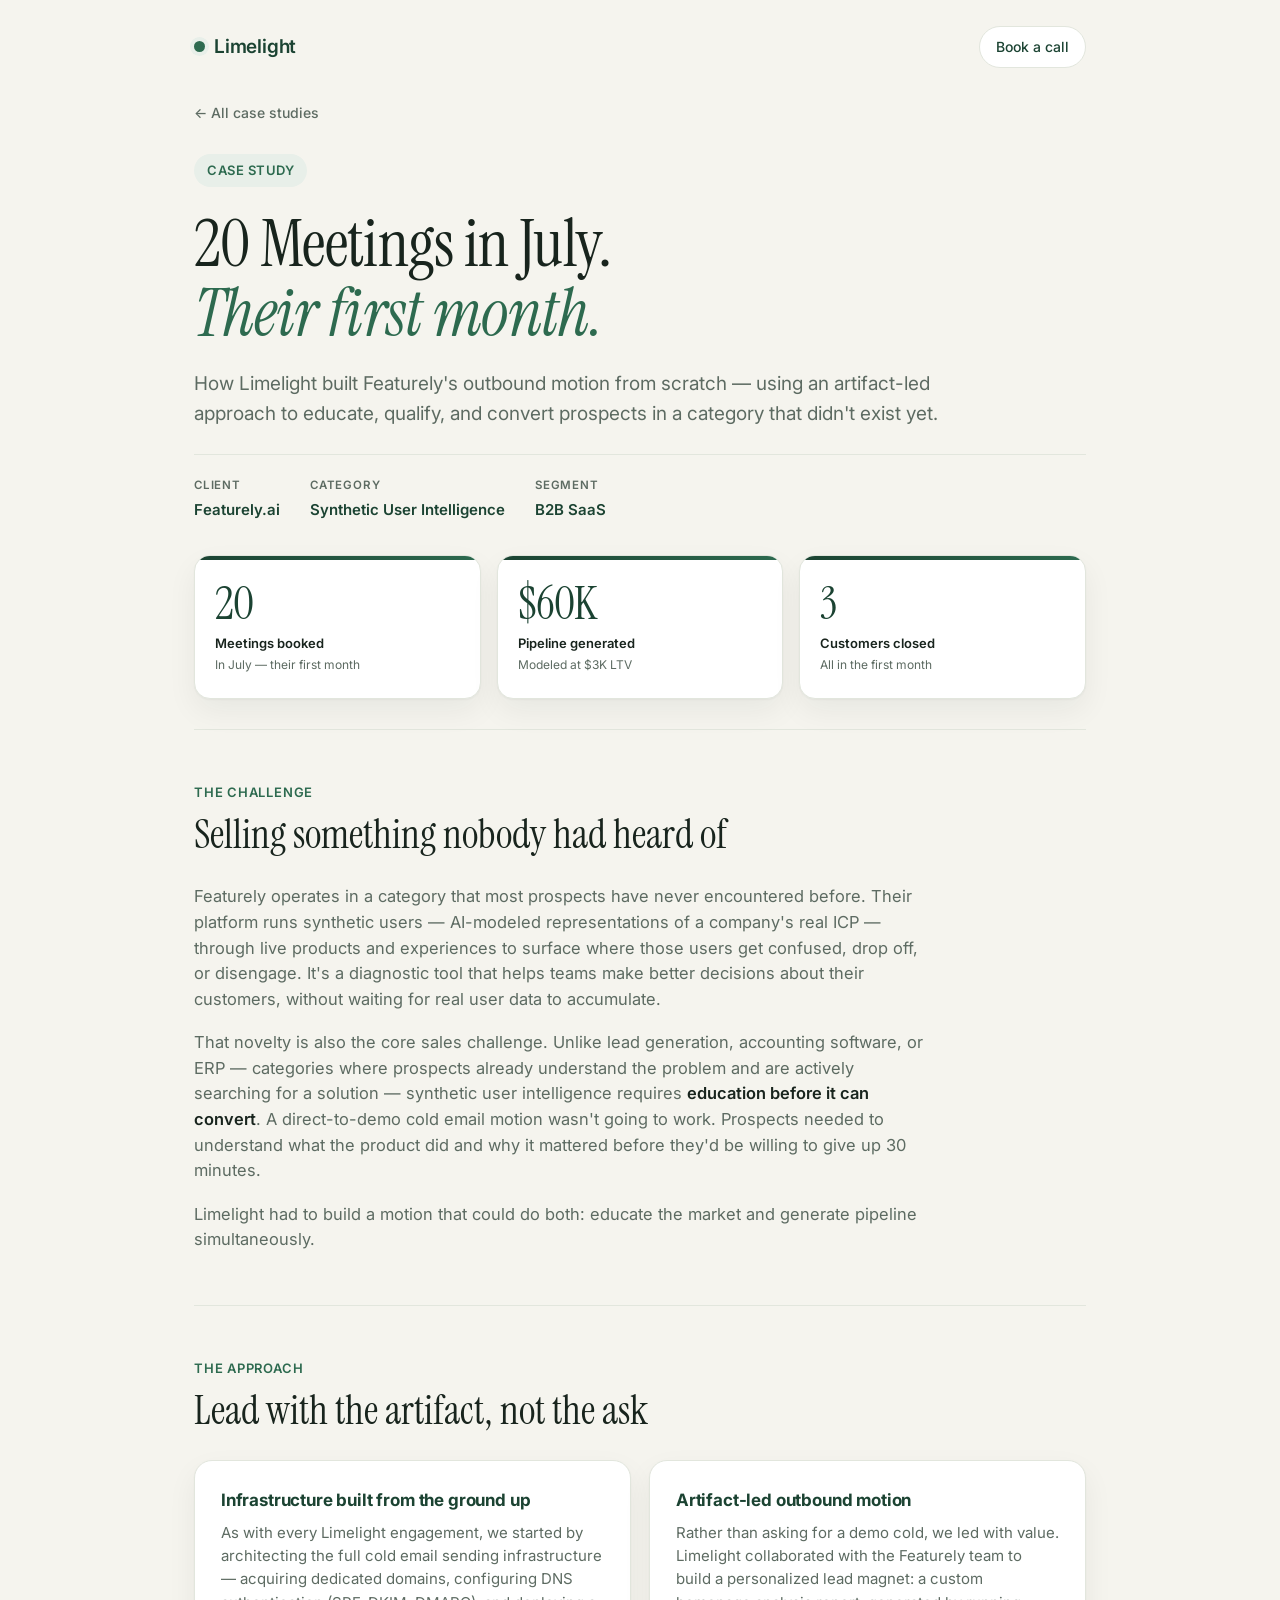
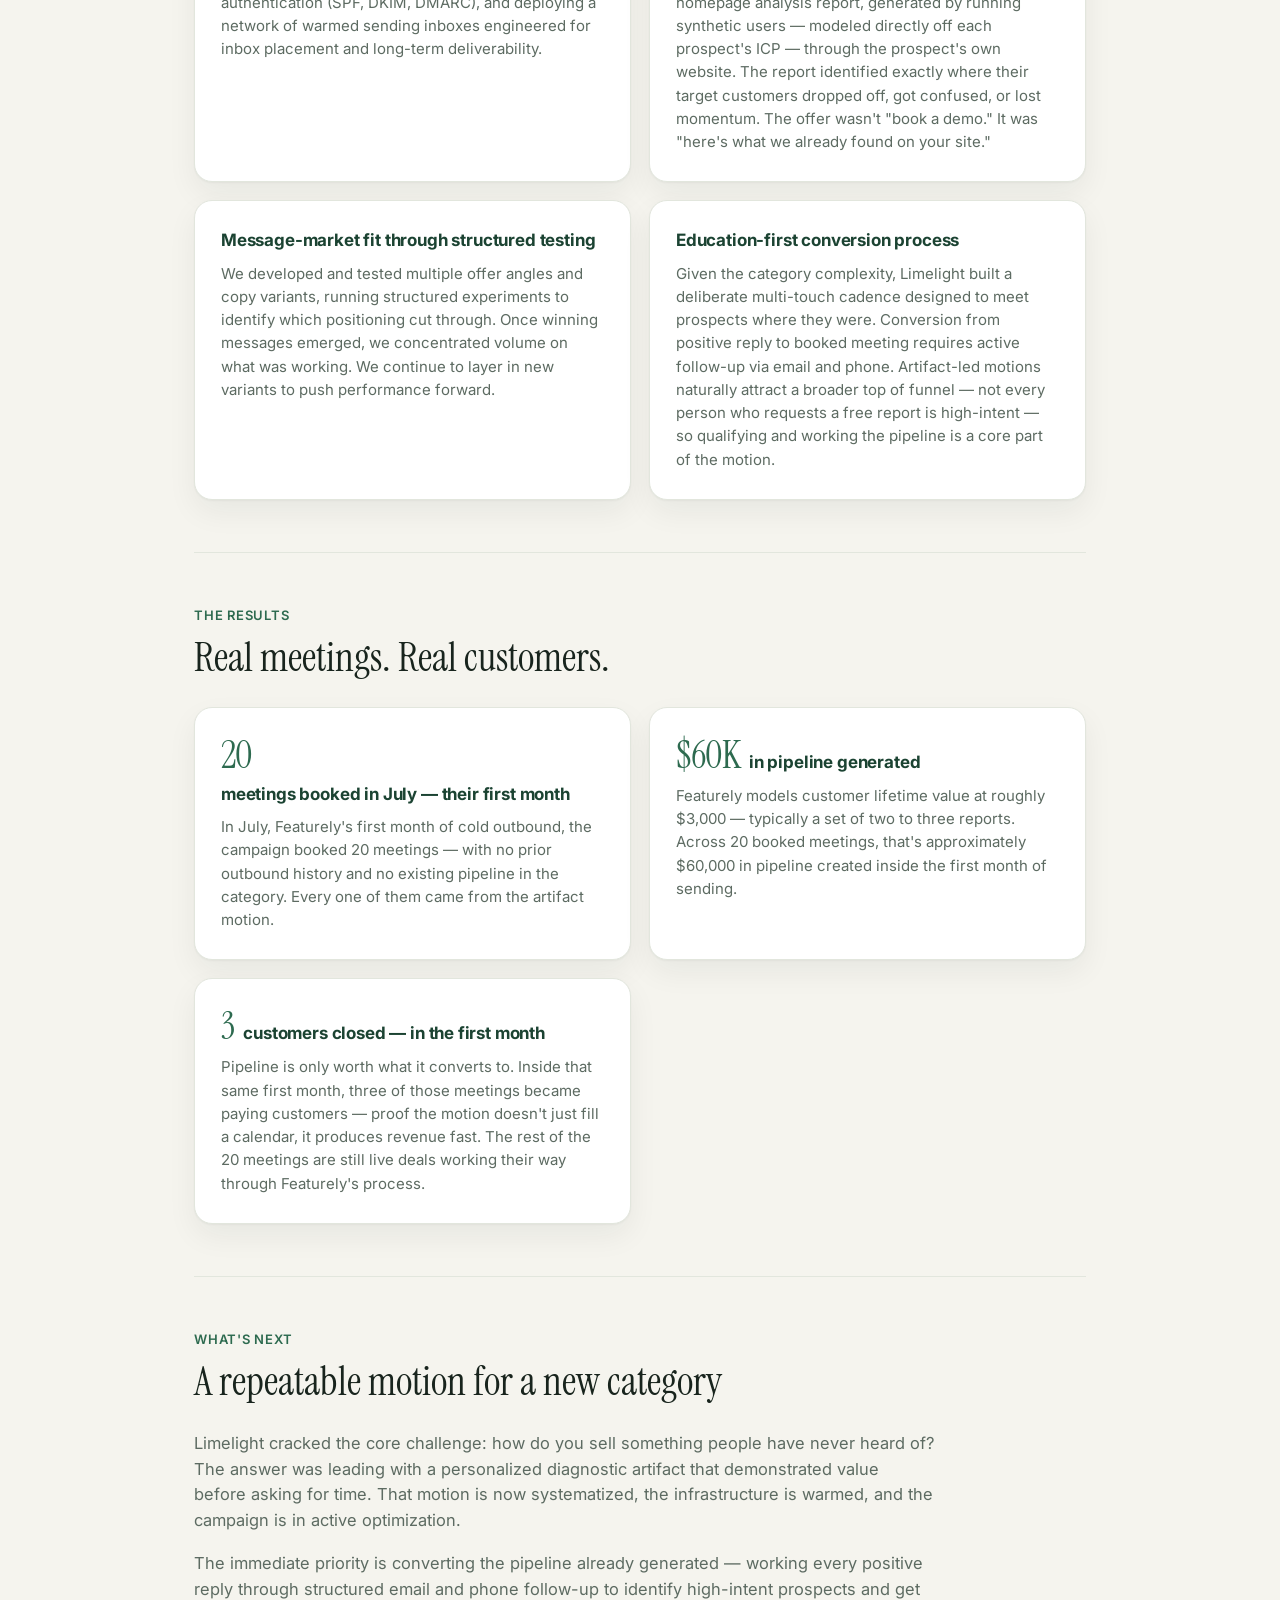
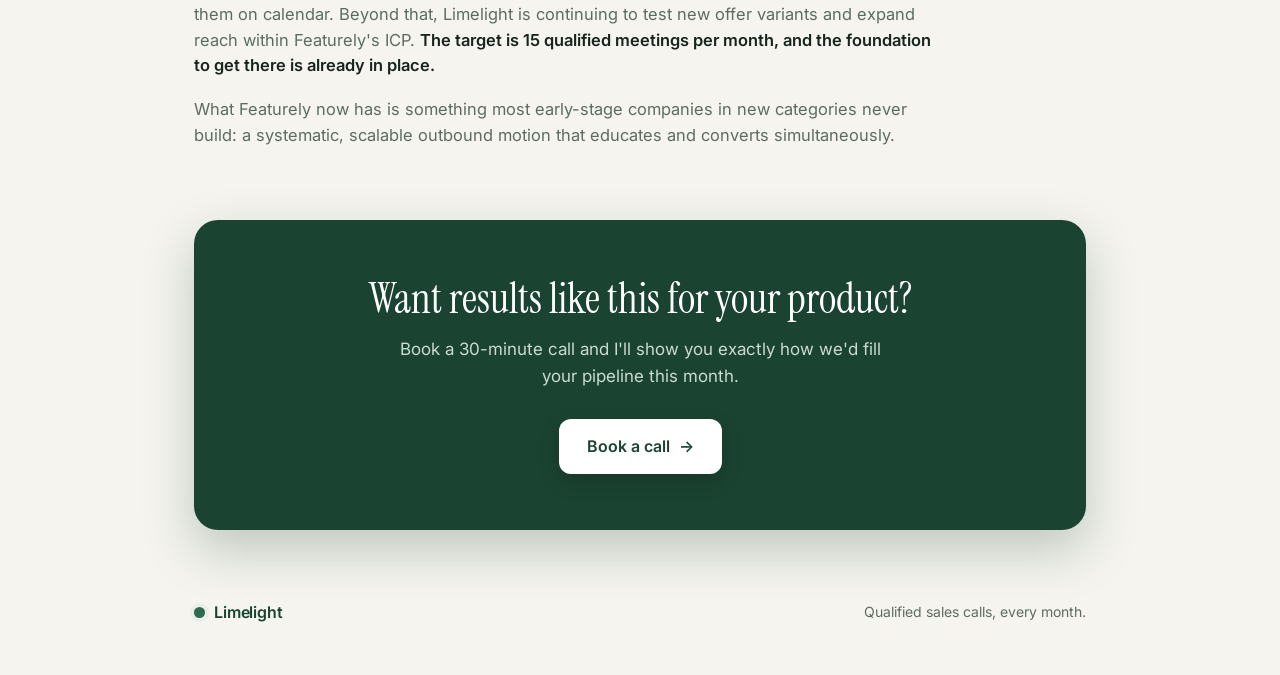
<file: featurely/index.html>
<!DOCTYPE html>
<html lang="en">
<head>
<meta charset="UTF-8" />
<meta name="viewport" content="width=device-width, initial-scale=1.0" />
<title>Featurely Case Study — Limelight</title>
<meta name="description" content="How Limelight built Featurely's outbound motion from scratch — 20 meetings and 3 customers closed in their first month, in a category that didn't exist yet." />
<meta property="og:title" content="Featurely Case Study — Limelight" />
<meta property="og:description" content="20 meetings booked and 3 customers closed in the first month — building a pipeline in a category that didn't exist yet." />
<meta property="og:type" content="article" />
<link rel="preconnect" href="https://fonts.googleapis.com" />
<link rel="preconnect" href="https://fonts.gstatic.com" crossorigin />
<link href="https://fonts.googleapis.com/css2?family=Instrument+Serif:ital@0;1&family=Inter:wght@400;500;600;700&display=swap" rel="stylesheet" />
<link rel="stylesheet" href="/case-study.css?v=2" />
</head>
<body>
  <div class="wrap">

    <header>
      <a class="brand" href="/"><span class="dot"></span> Limelight</a>
      <a class="nav-cta" href="https://cal.com/jai-mareddy/30min" target="_blank" rel="noopener">Book a call</a>
    </header>

    <a class="back" href="/">← All case studies</a>

    <section class="cs-hero">
      <span class="eyebrow">Case Study</span>
      <h1>20 Meetings in July. <span class="accent">Their first month.</span></h1>
      <p class="lede">How Limelight built Featurely's outbound motion from scratch — using an artifact-led approach to educate, qualify, and convert prospects in a category that didn't exist yet.</p>

      <div class="client-meta">
        <div>
          <div class="label">Client</div>
          <div class="value">Featurely.ai</div>
        </div>
        <div>
          <div class="label">Category</div>
          <div class="value">Synthetic User Intelligence</div>
        </div>
        <div>
          <div class="label">Segment</div>
          <div class="value">B2B SaaS</div>
        </div>
      </div>

      <div class="stat-strip stat-strip--three">
        <div class="stat-box">
          <span class="num">20</span>
          <div class="label">Meetings booked</div>
          <div class="sub">In July — their first month</div>
        </div>
        <div class="stat-box">
          <span class="num">$60K</span>
          <div class="label">Pipeline generated</div>
          <div class="sub">Modeled at $3K LTV</div>
        </div>
        <div class="stat-box">
          <span class="num">3</span>
          <div class="label">Customers closed</div>
          <div class="sub">All in the first month</div>
        </div>
      </div>
    </section>

    <section class="section">
      <div class="section-label">The challenge</div>
      <h2 class="section-title">Selling something nobody had heard of</h2>
      <div class="prose">
        <p>Featurely operates in a category that most prospects have never encountered before. Their platform runs synthetic users — AI-modeled representations of a company's real ICP — through live products and experiences to surface where those users get confused, drop off, or disengage. It's a diagnostic tool that helps teams make better decisions about their customers, without waiting for real user data to accumulate.</p>
        <p>That novelty is also the core sales challenge. Unlike lead generation, accounting software, or ERP — categories where prospects already understand the problem and are actively searching for a solution — synthetic user intelligence requires <strong>education before it can convert</strong>. A direct-to-demo cold email motion wasn't going to work. Prospects needed to understand what the product did and why it mattered before they'd be willing to give up 30 minutes.</p>
        <p>Limelight had to build a motion that could do both: educate the market and generate pipeline simultaneously.</p>
      </div>
    </section>

    <section class="section">
      <div class="section-label">The approach</div>
      <h2 class="section-title">Lead with the artifact, not the ask</h2>
      <div class="blocks">

        <div class="block">
          <h3>Infrastructure built from the ground up</h3>
          <p>As with every Limelight engagement, we started by architecting the full cold email sending infrastructure — acquiring dedicated domains, configuring DNS authentication (SPF, DKIM, DMARC), and deploying a network of warmed sending inboxes engineered for inbox placement and long-term deliverability.</p>
        </div>

        <div class="block">
          <h3>Artifact-led outbound motion</h3>
          <p>Rather than asking for a demo cold, we led with value. Limelight collaborated with the Featurely team to build a personalized lead magnet: a custom homepage analysis report, generated by running synthetic users — modeled directly off each prospect's ICP — through the prospect's own website. The report identified exactly where their target customers dropped off, got confused, or lost momentum. The offer wasn't "book a demo." It was "here's what we already found on your site."</p>
        </div>

        <div class="block">
          <h3>Message-market fit through structured testing</h3>
          <p>We developed and tested multiple offer angles and copy variants, running structured experiments to identify which positioning cut through. Once winning messages emerged, we concentrated volume on what was working. We continue to layer in new variants to push performance forward.</p>
        </div>

        <div class="block">
          <h3>Education-first conversion process</h3>
          <p>Given the category complexity, Limelight built a deliberate multi-touch cadence designed to meet prospects where they were. Conversion from positive reply to booked meeting requires active follow-up via email and phone. Artifact-led motions naturally attract a broader top of funnel — not every person who requests a free report is high-intent — so qualifying and working the pipeline is a core part of the motion.</p>
        </div>

      </div>
    </section>

    <section class="section">
      <div class="section-label">The results</div>
      <h2 class="section-title">Real meetings. Real customers.</h2>
      <div class="blocks">

        <div class="block block--result">
          <h3><span class="rnum">20</span> meetings booked in July — their first month</h3>
          <p>In July, Featurely's first month of cold outbound, the campaign booked 20 meetings — with no prior outbound history and no existing pipeline in the category. Every one of them came from the artifact motion.</p>
        </div>

        <div class="block block--result">
          <h3><span class="rnum">$60K</span> in pipeline generated</h3>
          <p>Featurely models customer lifetime value at roughly $3,000 — typically a set of two to three reports. Across 20 booked meetings, that's approximately $60,000 in pipeline created inside the first month of sending.</p>
        </div>

        <div class="block block--result">
          <h3><span class="rnum">3</span> customers closed — in the first month</h3>
          <p>Pipeline is only worth what it converts to. Inside that same first month, three of those meetings became paying customers — proof the motion doesn't just fill a calendar, it produces revenue fast. The rest of the 20 meetings are still live deals working their way through Featurely's process.</p>
        </div>

      </div>
    </section>

    <section class="section">
      <div class="section-label">What's next</div>
      <h2 class="section-title">A repeatable motion for a new category</h2>
      <div class="prose">
        <p>Limelight cracked the core challenge: how do you sell something people have never heard of? The answer was leading with a personalized diagnostic artifact that demonstrated value before asking for time. That motion is now systematized, the infrastructure is warmed, and the campaign is in active optimization.</p>
        <p>The immediate priority is converting the pipeline already generated — working every positive reply through structured email and phone follow-up to identify high-intent prospects and get them on calendar. Beyond that, Limelight is continuing to test new offer variants and expand reach within Featurely's ICP. <strong>The target is 15 qualified meetings per month, and the foundation to get there is already in place.</strong></p>
        <p>What Featurely now has is something most early-stage companies in new categories never build: a systematic, scalable outbound motion that educates and converts simultaneously.</p>
      </div>
    </section>

    <section class="closing">
      <h2>Want results like this for your product?</h2>
      <p>Book a 30-minute call and I'll show you exactly how we'd fill your pipeline this month.</p>
      <a class="btn btn--light" href="https://cal.com/jai-mareddy/30min" target="_blank" rel="noopener">Book a call <span class="arrow">→</span></a>
    </section>

    <footer>
      <a class="brand" href="/"><span class="dot"></span> Limelight</a>
      <span>Qualified sales calls, every month.</span>
    </footer>

  </div>
</body>
</html>
</file>
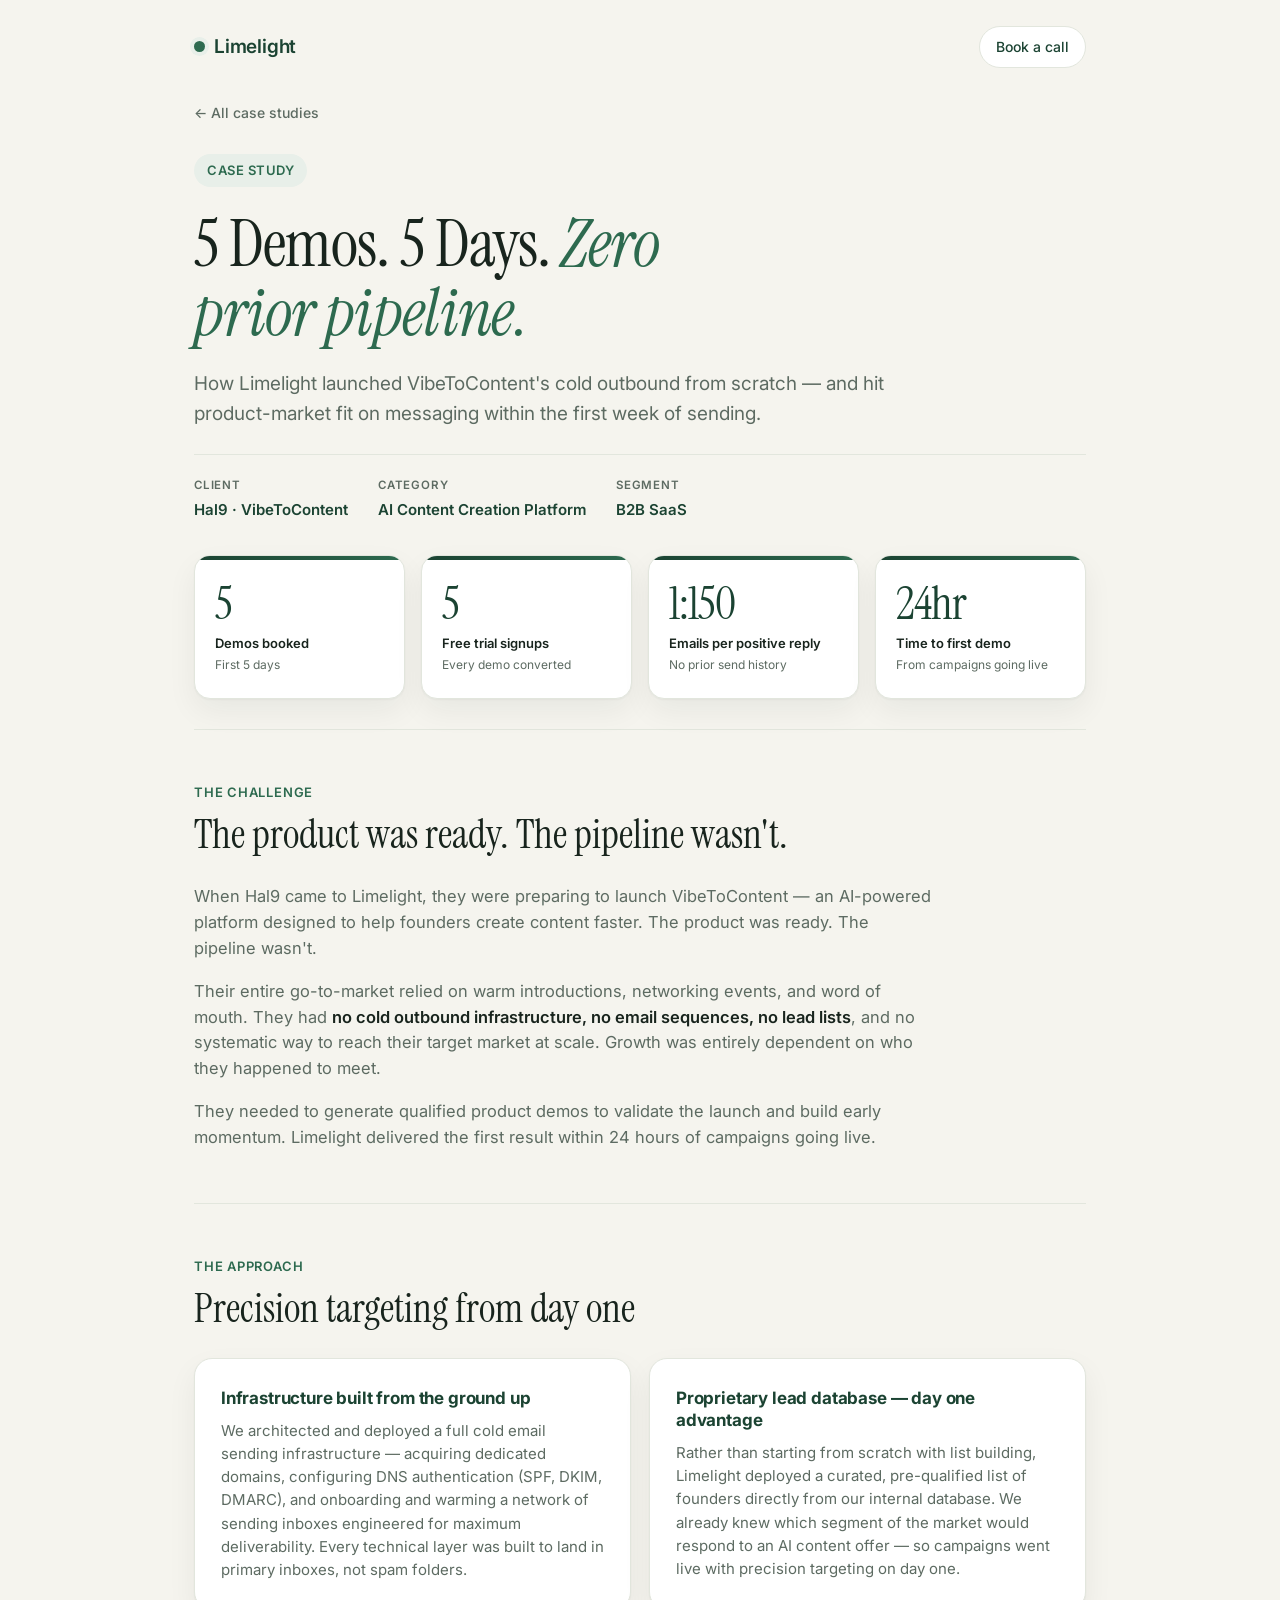
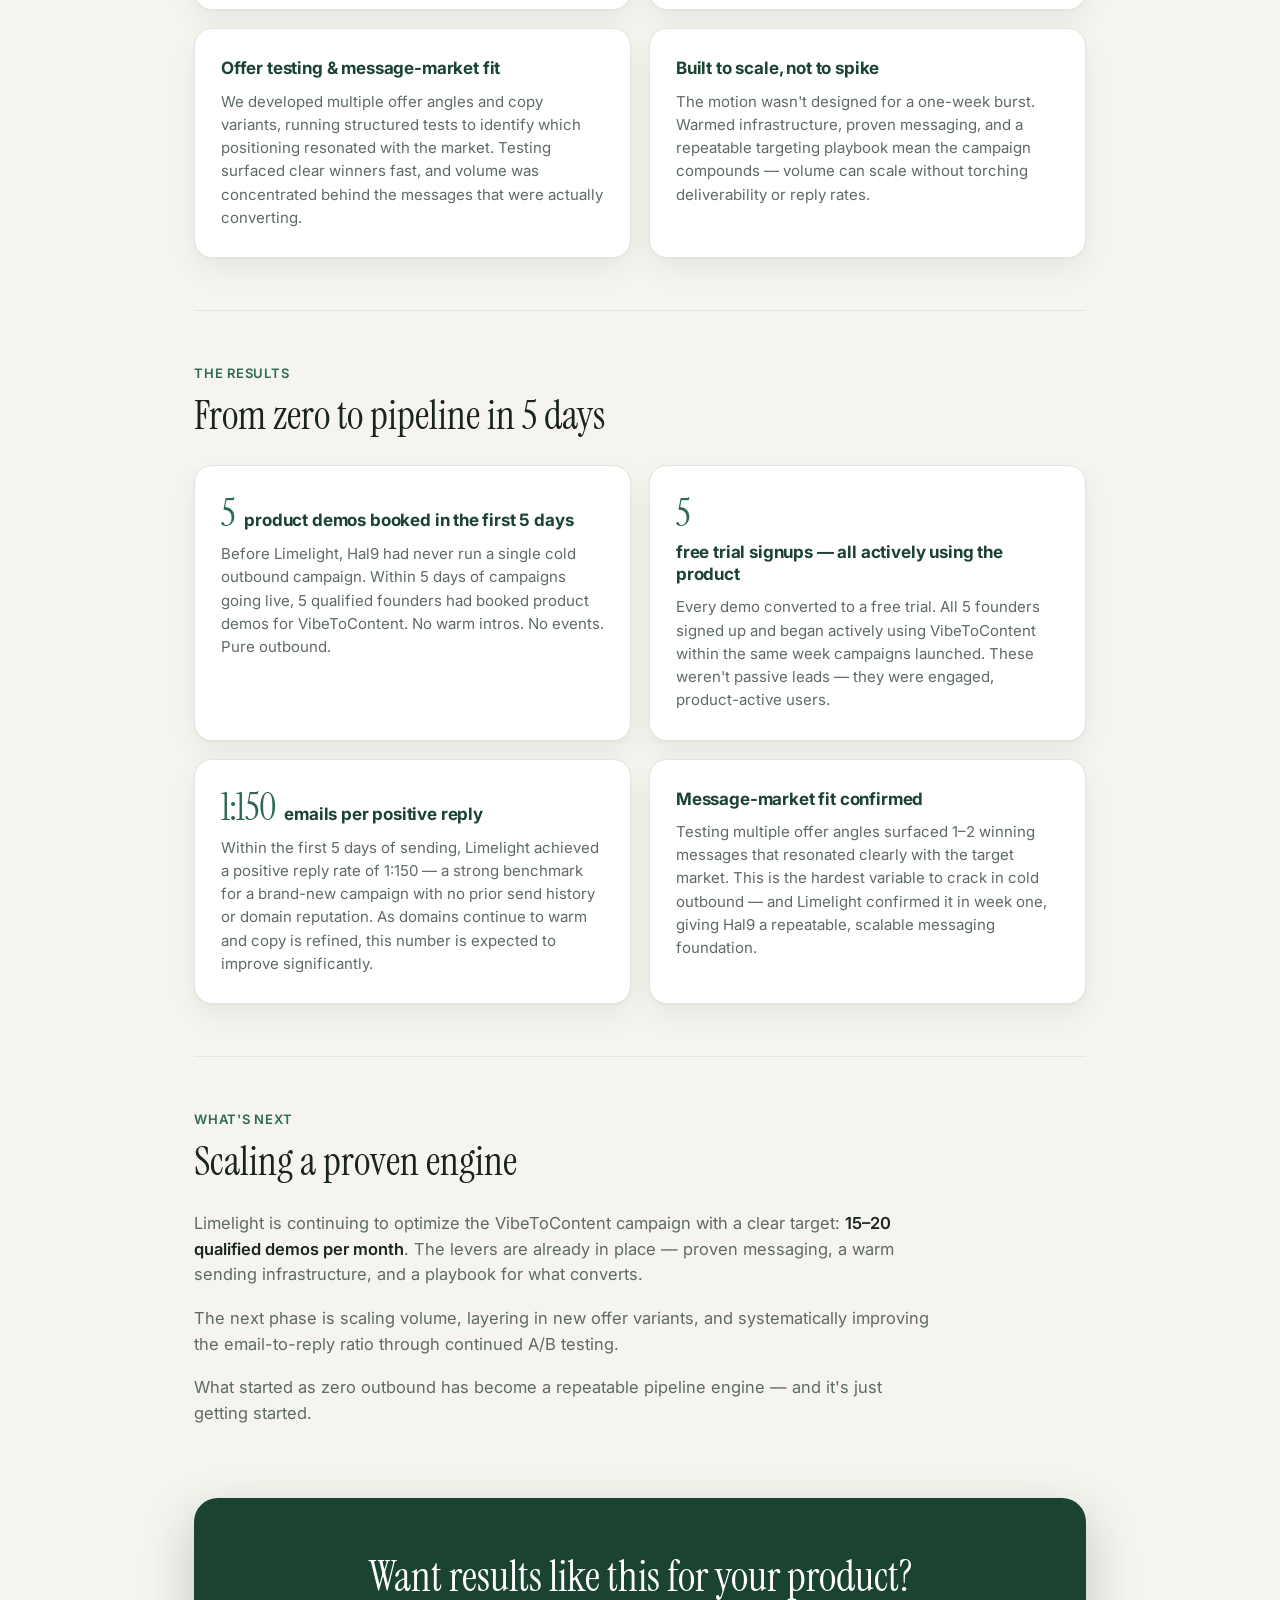
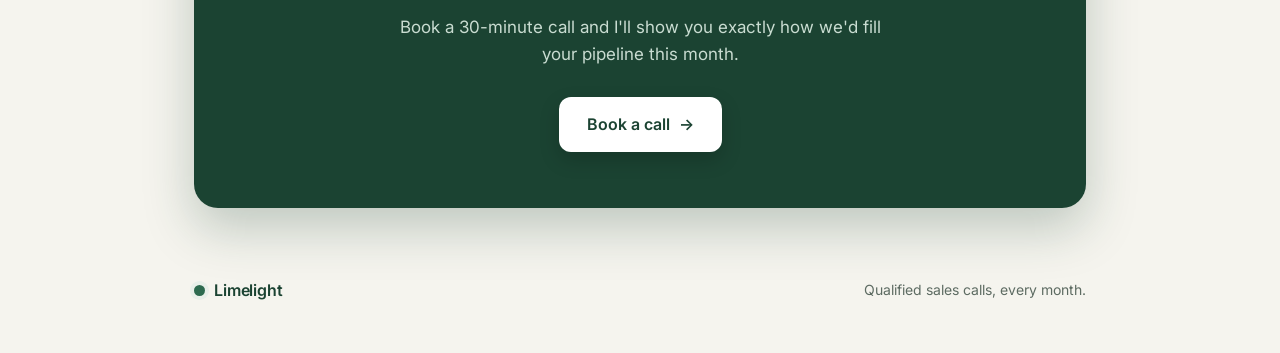
<file: vibetocontent/index.html>
<!DOCTYPE html>
<html lang="en">
<head>
<meta charset="UTF-8" />
<meta name="viewport" content="width=device-width, initial-scale=1.0" />
<title>VibeToContent Case Study — Limelight</title>
<meta name="description" content="How Limelight launched VibeToContent's cold outbound from scratch — 5 demos in 5 days, with zero prior pipeline." />
<meta property="og:title" content="VibeToContent Case Study — Limelight" />
<meta property="og:description" content="5 demos booked in 5 days from a standing start — and message-market fit confirmed in week one." />
<meta property="og:type" content="article" />
<link rel="preconnect" href="https://fonts.googleapis.com" />
<link rel="preconnect" href="https://fonts.gstatic.com" crossorigin />
<link href="https://fonts.googleapis.com/css2?family=Instrument+Serif:ital@0;1&family=Inter:wght@400;500;600;700&display=swap" rel="stylesheet" />
<link rel="stylesheet" href="/case-study.css?v=2" />
</head>
<body>
  <div class="wrap">

    <header>
      <a class="brand" href="/"><span class="dot"></span> Limelight</a>
      <a class="nav-cta" href="https://cal.com/jai-mareddy/30min" target="_blank" rel="noopener">Book a call</a>
    </header>

    <a class="back" href="/">← All case studies</a>

    <section class="cs-hero">
      <span class="eyebrow">Case Study</span>
      <h1>5 Demos. 5 Days. <span class="accent">Zero prior pipeline.</span></h1>
      <p class="lede">How Limelight launched VibeToContent's cold outbound from scratch — and hit product-market fit on messaging within the first week of sending.</p>

      <div class="client-meta">
        <div>
          <div class="label">Client</div>
          <div class="value">Hal9 · VibeToContent</div>
        </div>
        <div>
          <div class="label">Category</div>
          <div class="value">AI Content Creation Platform</div>
        </div>
        <div>
          <div class="label">Segment</div>
          <div class="value">B2B SaaS</div>
        </div>
      </div>

      <div class="stat-strip">
        <div class="stat-box">
          <span class="num">5</span>
          <div class="label">Demos booked</div>
          <div class="sub">First 5 days</div>
        </div>
        <div class="stat-box">
          <span class="num">5</span>
          <div class="label">Free trial signups</div>
          <div class="sub">Every demo converted</div>
        </div>
        <div class="stat-box">
          <span class="num">1:150</span>
          <div class="label">Emails per positive reply</div>
          <div class="sub">No prior send history</div>
        </div>
        <div class="stat-box">
          <span class="num">24hr</span>
          <div class="label">Time to first demo</div>
          <div class="sub">From campaigns going live</div>
        </div>
      </div>
    </section>

    <section class="section">
      <div class="section-label">The challenge</div>
      <h2 class="section-title">The product was ready. The pipeline wasn't.</h2>
      <div class="prose">
        <p>When Hal9 came to Limelight, they were preparing to launch VibeToContent — an AI-powered platform designed to help founders create content faster. The product was ready. The pipeline wasn't.</p>
        <p>Their entire go-to-market relied on warm introductions, networking events, and word of mouth. They had <strong>no cold outbound infrastructure, no email sequences, no lead lists</strong>, and no systematic way to reach their target market at scale. Growth was entirely dependent on who they happened to meet.</p>
        <p>They needed to generate qualified product demos to validate the launch and build early momentum. Limelight delivered the first result within 24 hours of campaigns going live.</p>
      </div>
    </section>

    <section class="section">
      <div class="section-label">The approach</div>
      <h2 class="section-title">Precision targeting from day one</h2>
      <div class="blocks">

        <div class="block">
          <h3>Infrastructure built from the ground up</h3>
          <p>We architected and deployed a full cold email sending infrastructure — acquiring dedicated domains, configuring DNS authentication (SPF, DKIM, DMARC), and onboarding and warming a network of sending inboxes engineered for maximum deliverability. Every technical layer was built to land in primary inboxes, not spam folders.</p>
        </div>

        <div class="block">
          <h3>Proprietary lead database — day one advantage</h3>
          <p>Rather than starting from scratch with list building, Limelight deployed a curated, pre-qualified list of founders directly from our internal database. We already knew which segment of the market would respond to an AI content offer — so campaigns went live with precision targeting on day one.</p>
        </div>

        <div class="block">
          <h3>Offer testing &amp; message-market fit</h3>
          <p>We developed multiple offer angles and copy variants, running structured tests to identify which positioning resonated with the market. Testing surfaced clear winners fast, and volume was concentrated behind the messages that were actually converting.</p>
        </div>

        <div class="block">
          <h3>Built to scale, not to spike</h3>
          <p>The motion wasn't designed for a one-week burst. Warmed infrastructure, proven messaging, and a repeatable targeting playbook mean the campaign compounds — volume can scale without torching deliverability or reply rates.</p>
        </div>

      </div>
    </section>

    <section class="section">
      <div class="section-label">The results</div>
      <h2 class="section-title">From zero to pipeline in 5 days</h2>
      <div class="blocks">

        <div class="block block--result">
          <h3><span class="rnum">5</span> product demos booked in the first 5 days</h3>
          <p>Before Limelight, Hal9 had never run a single cold outbound campaign. Within 5 days of campaigns going live, 5 qualified founders had booked product demos for VibeToContent. No warm intros. No events. Pure outbound.</p>
        </div>

        <div class="block block--result">
          <h3><span class="rnum">5</span> free trial signups — all actively using the product</h3>
          <p>Every demo converted to a free trial. All 5 founders signed up and began actively using VibeToContent within the same week campaigns launched. These weren't passive leads — they were engaged, product-active users.</p>
        </div>

        <div class="block block--result">
          <h3><span class="rnum">1:150</span> emails per positive reply</h3>
          <p>Within the first 5 days of sending, Limelight achieved a positive reply rate of 1:150 — a strong benchmark for a brand-new campaign with no prior send history or domain reputation. As domains continue to warm and copy is refined, this number is expected to improve significantly.</p>
        </div>

        <div class="block block--result">
          <h3>Message-market fit confirmed</h3>
          <p>Testing multiple offer angles surfaced 1–2 winning messages that resonated clearly with the target market. This is the hardest variable to crack in cold outbound — and Limelight confirmed it in week one, giving Hal9 a repeatable, scalable messaging foundation.</p>
        </div>

      </div>
    </section>

    <section class="section">
      <div class="section-label">What's next</div>
      <h2 class="section-title">Scaling a proven engine</h2>
      <div class="prose">
        <p>Limelight is continuing to optimize the VibeToContent campaign with a clear target: <strong>15–20 qualified demos per month</strong>. The levers are already in place — proven messaging, a warm sending infrastructure, and a playbook for what converts.</p>
        <p>The next phase is scaling volume, layering in new offer variants, and systematically improving the email-to-reply ratio through continued A/B testing.</p>
        <p>What started as zero outbound has become a repeatable pipeline engine — and it's just getting started.</p>
      </div>
    </section>

    <section class="closing">
      <h2>Want results like this for your product?</h2>
      <p>Book a 30-minute call and I'll show you exactly how we'd fill your pipeline this month.</p>
      <a class="btn btn--light" href="https://cal.com/jai-mareddy/30min" target="_blank" rel="noopener">Book a call <span class="arrow">→</span></a>
    </section>

    <footer>
      <a class="brand" href="/"><span class="dot"></span> Limelight</a>
      <span>Qualified sales calls, every month.</span>
    </footer>

  </div>
</body>
</html>
</file>
<file: case-study.css>
:root {
  --bg: #f5f4ee;
  --card: #ffffff;
  --ink: #18241d;
  --muted: #5d6b62;
  --forest: #1b4332;
  --forest-2: #2d6a4f;
  --forest-soft: #e8efe9;
  --border: #e2e6dd;
  --shadow: 0 1px 2px rgba(24,36,29,0.04), 0 12px 30px rgba(24,36,29,0.06);
}
* { box-sizing: border-box; margin: 0; padding: 0; }
img, video { max-width: 100%; height: auto; }
html { scroll-behavior: smooth; }
body {
  font-family: 'Inter', -apple-system, BlinkMacSystemFont, 'Segoe UI', sans-serif;
  background: var(--bg);
  color: var(--ink);
  line-height: 1.55;
  -webkit-font-smoothing: antialiased;
}
.wrap { max-width: 940px; margin: 0 auto; padding: 0 24px; }

/* Top bar */
header {
  display: flex; align-items: center; justify-content: space-between;
  padding: 26px 0;
}
.brand {
  display: flex; align-items: center; gap: 9px;
  font-weight: 600; font-size: 19px; letter-spacing: -0.01em; color: var(--forest);
  text-decoration: none;
}
.brand .dot { width: 11px; height: 11px; border-radius: 50%; background: var(--forest-2); box-shadow: 0 0 0 4px var(--forest-soft); }
.nav-cta {
  font-size: 14px; font-weight: 500; color: var(--forest);
  text-decoration: none; padding: 9px 16px; border: 1px solid var(--border);
  border-radius: 999px; background: #fff; transition: all .15s ease;
}
.nav-cta:hover { border-color: var(--forest-2); color: var(--forest-2); }

/* Back link */
.back {
  display: inline-flex; align-items: center; gap: 7px; margin: 8px 0 0;
  font-size: 14px; font-weight: 500; color: var(--muted); text-decoration: none;
  transition: color .15s ease;
}
.back:hover { color: var(--forest-2); }

/* Hero */
.cs-hero { padding: 30px 0 20px; }
.eyebrow {
  display: inline-block; font-size: 13px; font-weight: 600; letter-spacing: .04em;
  text-transform: uppercase; color: var(--forest-2); background: var(--forest-soft);
  padding: 6px 13px; border-radius: 999px; margin-bottom: 22px;
}
h1 {
  font-family: 'Instrument Serif', Georgia, serif;
  font-weight: 400; font-size: clamp(38px, 6.4vw, 66px);
  line-height: 1.05; letter-spacing: -0.01em; color: var(--ink);
  max-width: 18ch;
}
h1 .accent { color: var(--forest-2); font-style: italic; }
.lede {
  font-size: clamp(16px, 2.1vw, 19px); color: var(--muted);
  max-width: 62ch; margin-top: 22px;
}
.client-meta {
  margin-top: 26px; padding-top: 22px; border-top: 1px solid var(--border);
  display: flex; flex-wrap: wrap; gap: 30px;
}
.client-meta .label {
  font-size: 11.5px; font-weight: 600; letter-spacing: .07em; text-transform: uppercase;
  color: var(--muted); margin-bottom: 3px;
}
.client-meta .value { font-size: 15px; font-weight: 600; color: var(--forest); }

/* Hero stat strip */
.stat-strip {
  display: grid; grid-template-columns: repeat(4, 1fr); gap: 16px; margin: 34px 0 10px;
}
.stat-strip--three { grid-template-columns: repeat(3, 1fr); }
.stat-box {
  background: var(--card); border: 1px solid var(--border); border-radius: 16px;
  padding: 24px 20px; box-shadow: var(--shadow); position: relative; overflow: hidden;
}
.stat-box::before {
  content: ""; position: absolute; top: 0; left: 0; width: 100%; height: 4px;
  background: linear-gradient(90deg, var(--forest), var(--forest-2));
}
.stat-box .num {
  font-family: 'Instrument Serif', Georgia, serif; font-weight: 400;
  font-size: 46px; line-height: 1; color: var(--forest); letter-spacing: -0.02em;
  display: block; margin-bottom: 9px;
}
.stat-box .label {
  font-size: 13px; font-weight: 600; color: var(--ink); line-height: 1.35;
}
.stat-box .sub {
  font-size: 12px; color: var(--muted); margin-top: 3px;
}

/* Sections */
.section { padding: 52px 0; border-top: 1px solid var(--border); }
.section-label {
  font-size: 13px; font-weight: 600; letter-spacing: .06em; text-transform: uppercase;
  color: var(--forest-2); margin-bottom: 10px;
}
.section-title {
  font-family: 'Instrument Serif', Georgia, serif; font-weight: 400;
  font-size: clamp(28px, 4.2vw, 40px); line-height: 1.1; color: var(--ink); margin-bottom: 28px;
}
.prose p { color: var(--muted); font-size: 16.5px; max-width: 74ch; margin-bottom: 18px; }
.prose p:last-child { margin-bottom: 0; }
.prose strong { color: var(--ink); font-weight: 600; }

/* Two-column blocks */
.blocks { display: grid; grid-template-columns: repeat(2, 1fr); gap: 18px; }
.block {
  background: var(--card); border: 1px solid var(--border); border-radius: 18px;
  padding: 28px 26px; box-shadow: var(--shadow);
}
.block h3 {
  font-size: 17px; font-weight: 700; color: var(--forest); margin-bottom: 10px;
  letter-spacing: -0.01em; line-height: 1.3;
}
.block p { font-size: 15px; color: var(--muted); }

/* Result blocks */
.block--result h3 {
  display: flex; align-items: baseline; gap: 9px; flex-wrap: wrap;
}
.block--result h3 .rnum {
  font-family: 'Instrument Serif', Georgia, serif; font-weight: 400;
  font-size: 38px; line-height: 1; color: var(--forest-2); letter-spacing: -0.02em;
}

/* Closing band */
.closing {
  background: var(--forest); border-radius: 24px; padding: 56px 40px; text-align: center;
  color: #fff; margin: 20px 0 70px; box-shadow: 0 20px 50px rgba(27,67,50,0.25);
}
.closing h2 {
  font-family: 'Instrument Serif', Georgia, serif; font-weight: 400;
  font-size: clamp(28px, 4.5vw, 42px); line-height: 1.1; margin-bottom: 14px;
}
.closing p { color: #c9dcd1; font-size: 17px; max-width: 46ch; margin: 0 auto 30px; }
.btn {
  display: inline-flex; align-items: center; gap: 9px;
  background: var(--forest); color: #fff; text-decoration: none;
  font-weight: 600; font-size: 16px; padding: 15px 28px; border-radius: 12px;
  transition: transform .15s ease, background .15s ease;
  box-shadow: 0 8px 20px rgba(27,67,50,0.22);
}
.btn:hover { background: var(--forest-2); transform: translateY(-1px); }
.btn .arrow { transition: transform .15s ease; }
.btn:hover .arrow { transform: translateX(3px); }
.btn--light { background: #fff; color: var(--forest); box-shadow: 0 8px 20px rgba(0,0,0,0.18); }
.btn--light:hover { background: #eef4ef; }

footer {
  padding: 0 0 50px; display: flex; align-items: center; justify-content: space-between;
  color: var(--muted); font-size: 14px; flex-wrap: wrap; gap: 12px;
}
footer .brand { font-size: 16px; }

@media (max-width: 860px) {
  .stat-strip { grid-template-columns: repeat(2, 1fr); }
}
@media (max-width: 760px) {
  .blocks { grid-template-columns: 1fr; }
  .section { padding: 40px 0; }
  .closing { padding: 44px 24px; }
  .client-meta { gap: 20px; }
}

/* Video testimonial */
.testimonial {
  background: var(--card); border: 1px solid var(--border); border-radius: 18px;
  padding: 11px; box-shadow: var(--shadow); max-width: 450px;
}
.testimonial video {
  width: 100%; display: block; border-radius: 12px;
  background: #0d1a14; aspect-ratio: 16 / 9;
}
.testimonial figcaption {
  display: flex; align-items: baseline; gap: 10px; flex-wrap: wrap;
  padding: 15px 10px 5px;
}
.testimonial .t-name { font-size: 15px; font-weight: 700; color: var(--forest); letter-spacing: -0.01em; }
.testimonial .t-role { font-size: 14px; color: var(--muted); }
</file>
